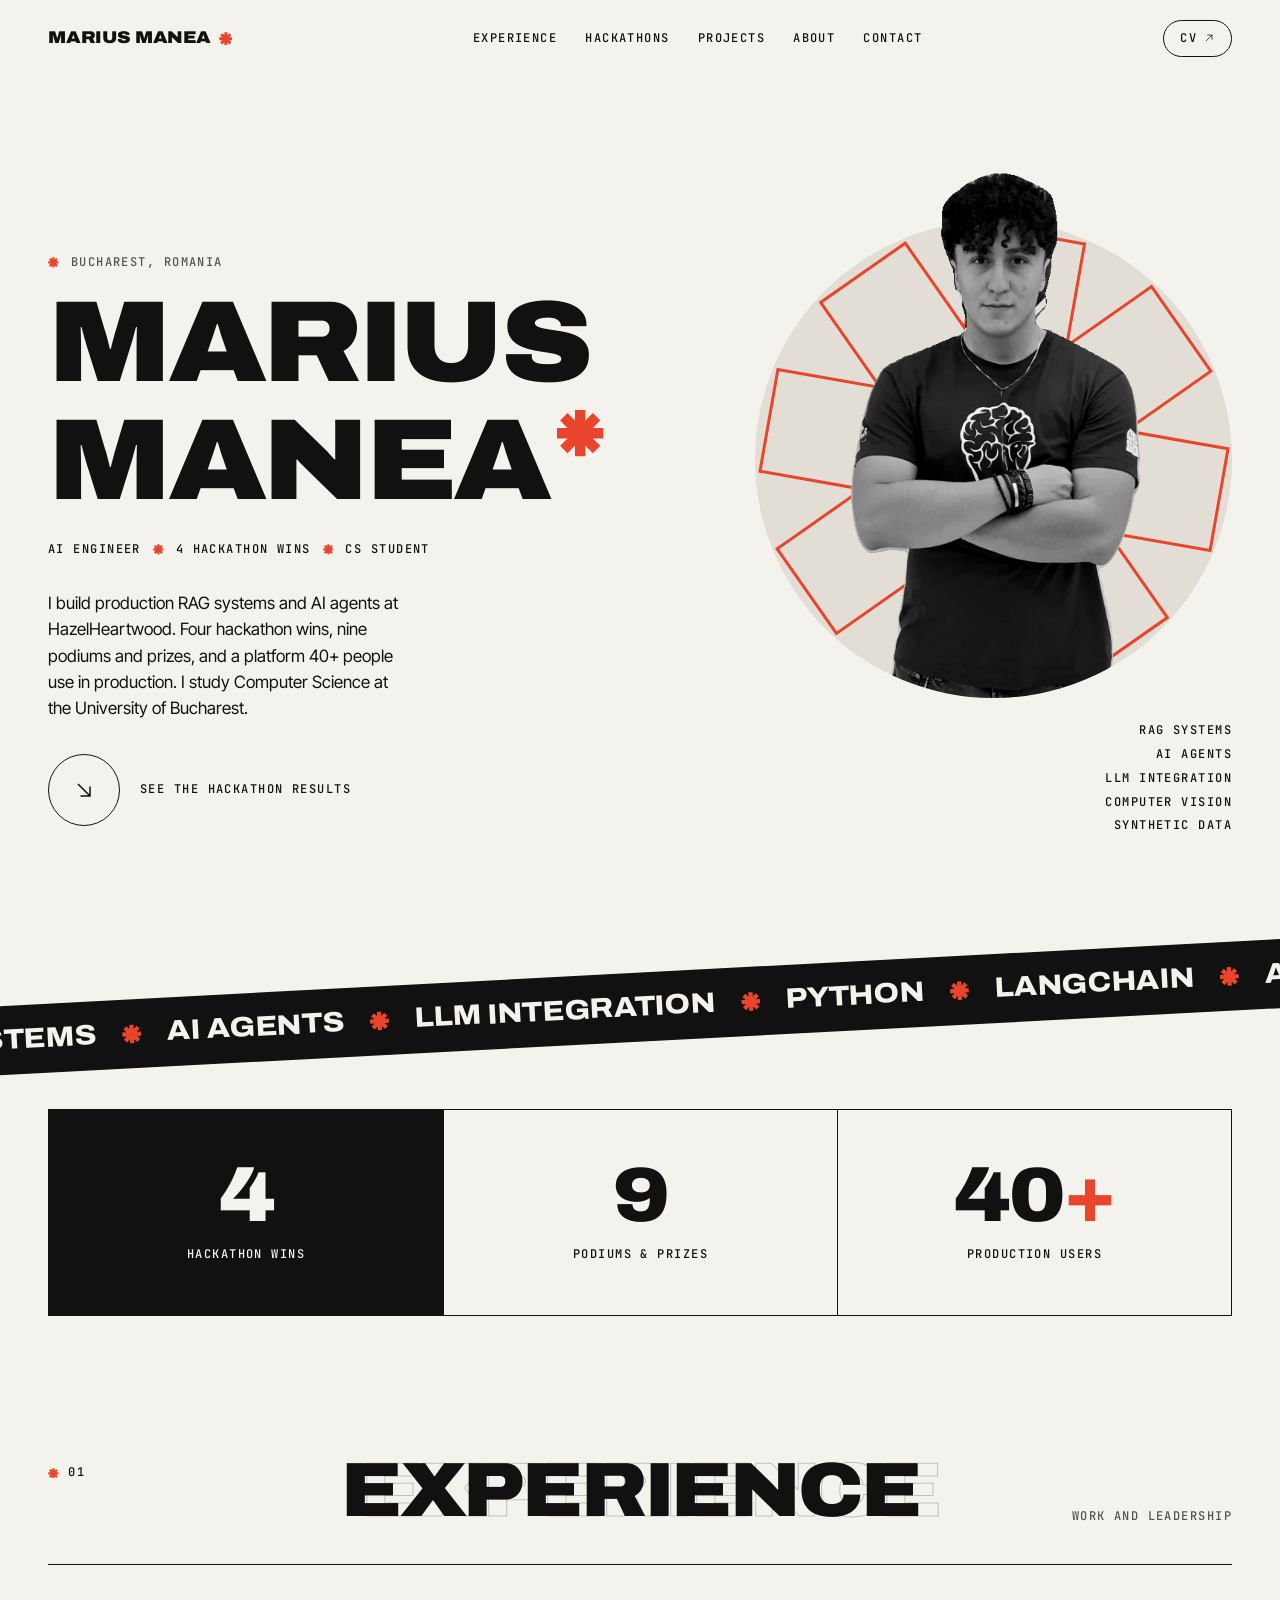
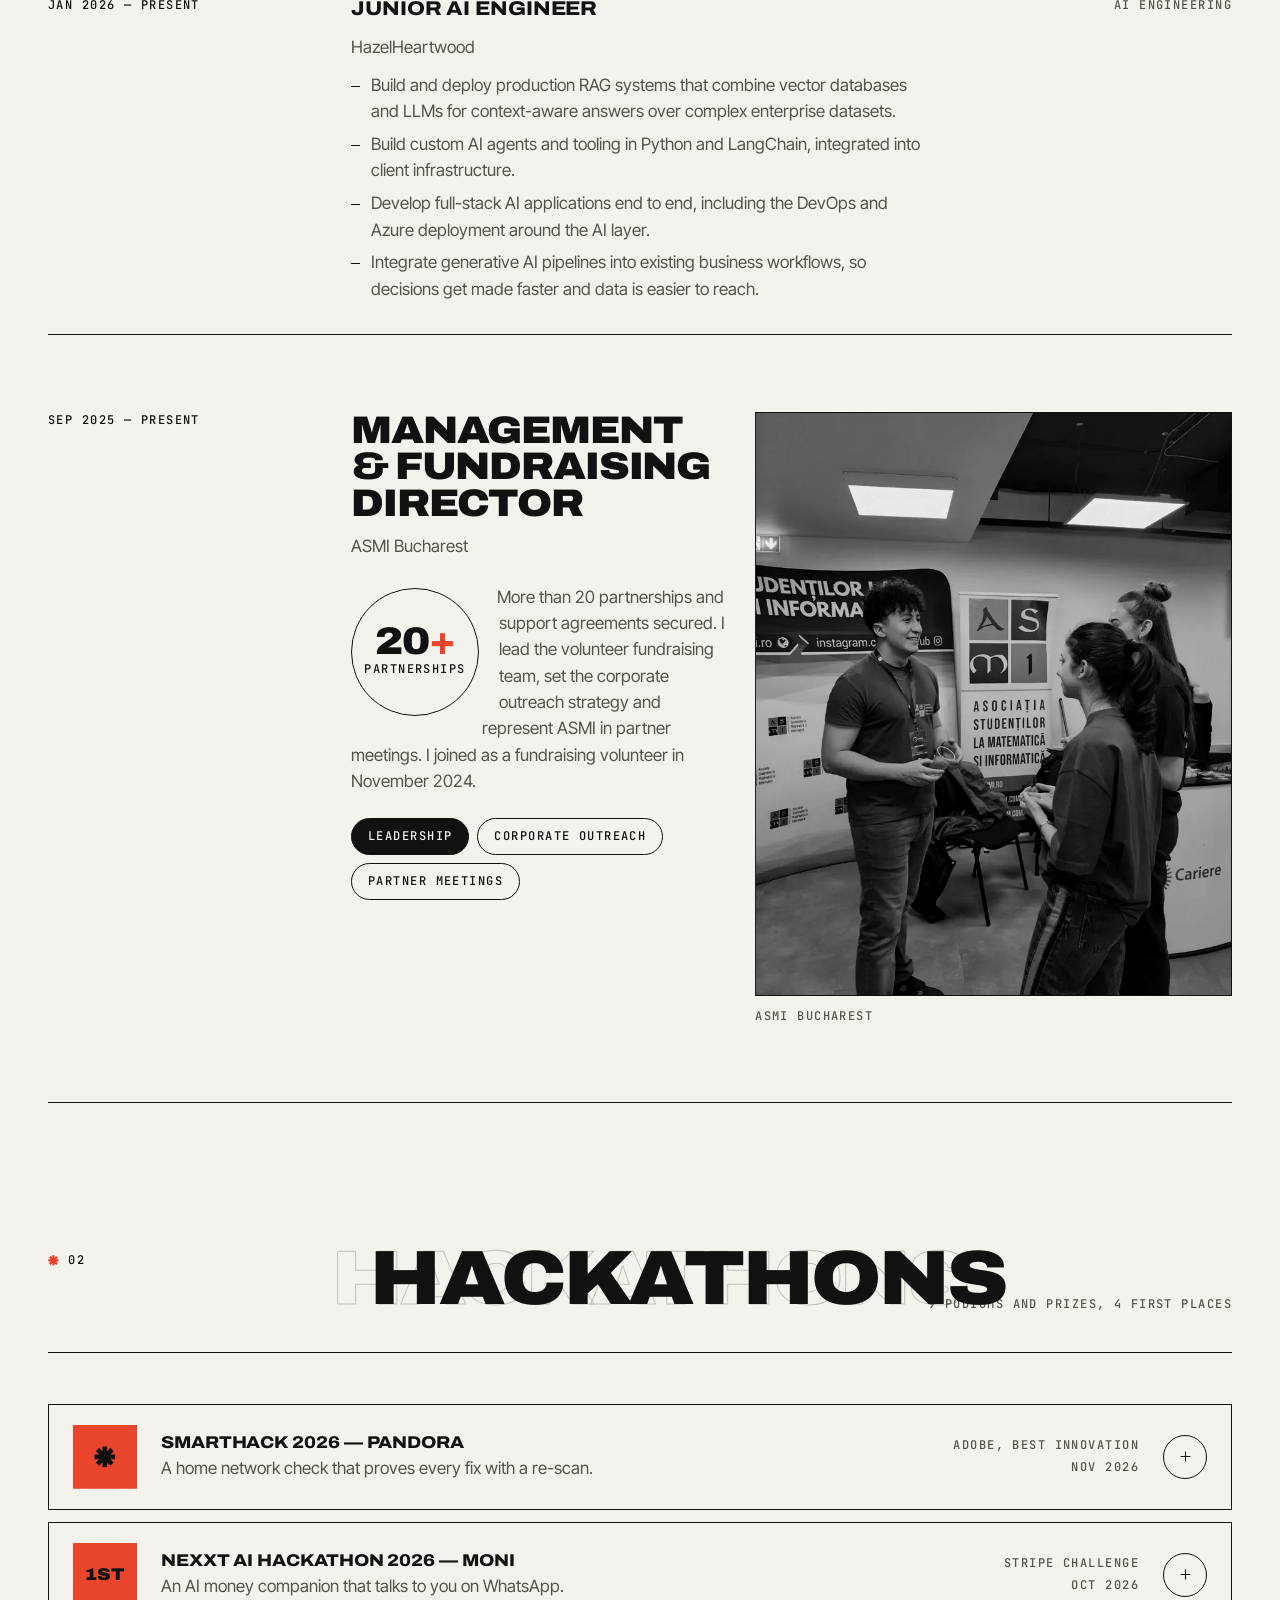
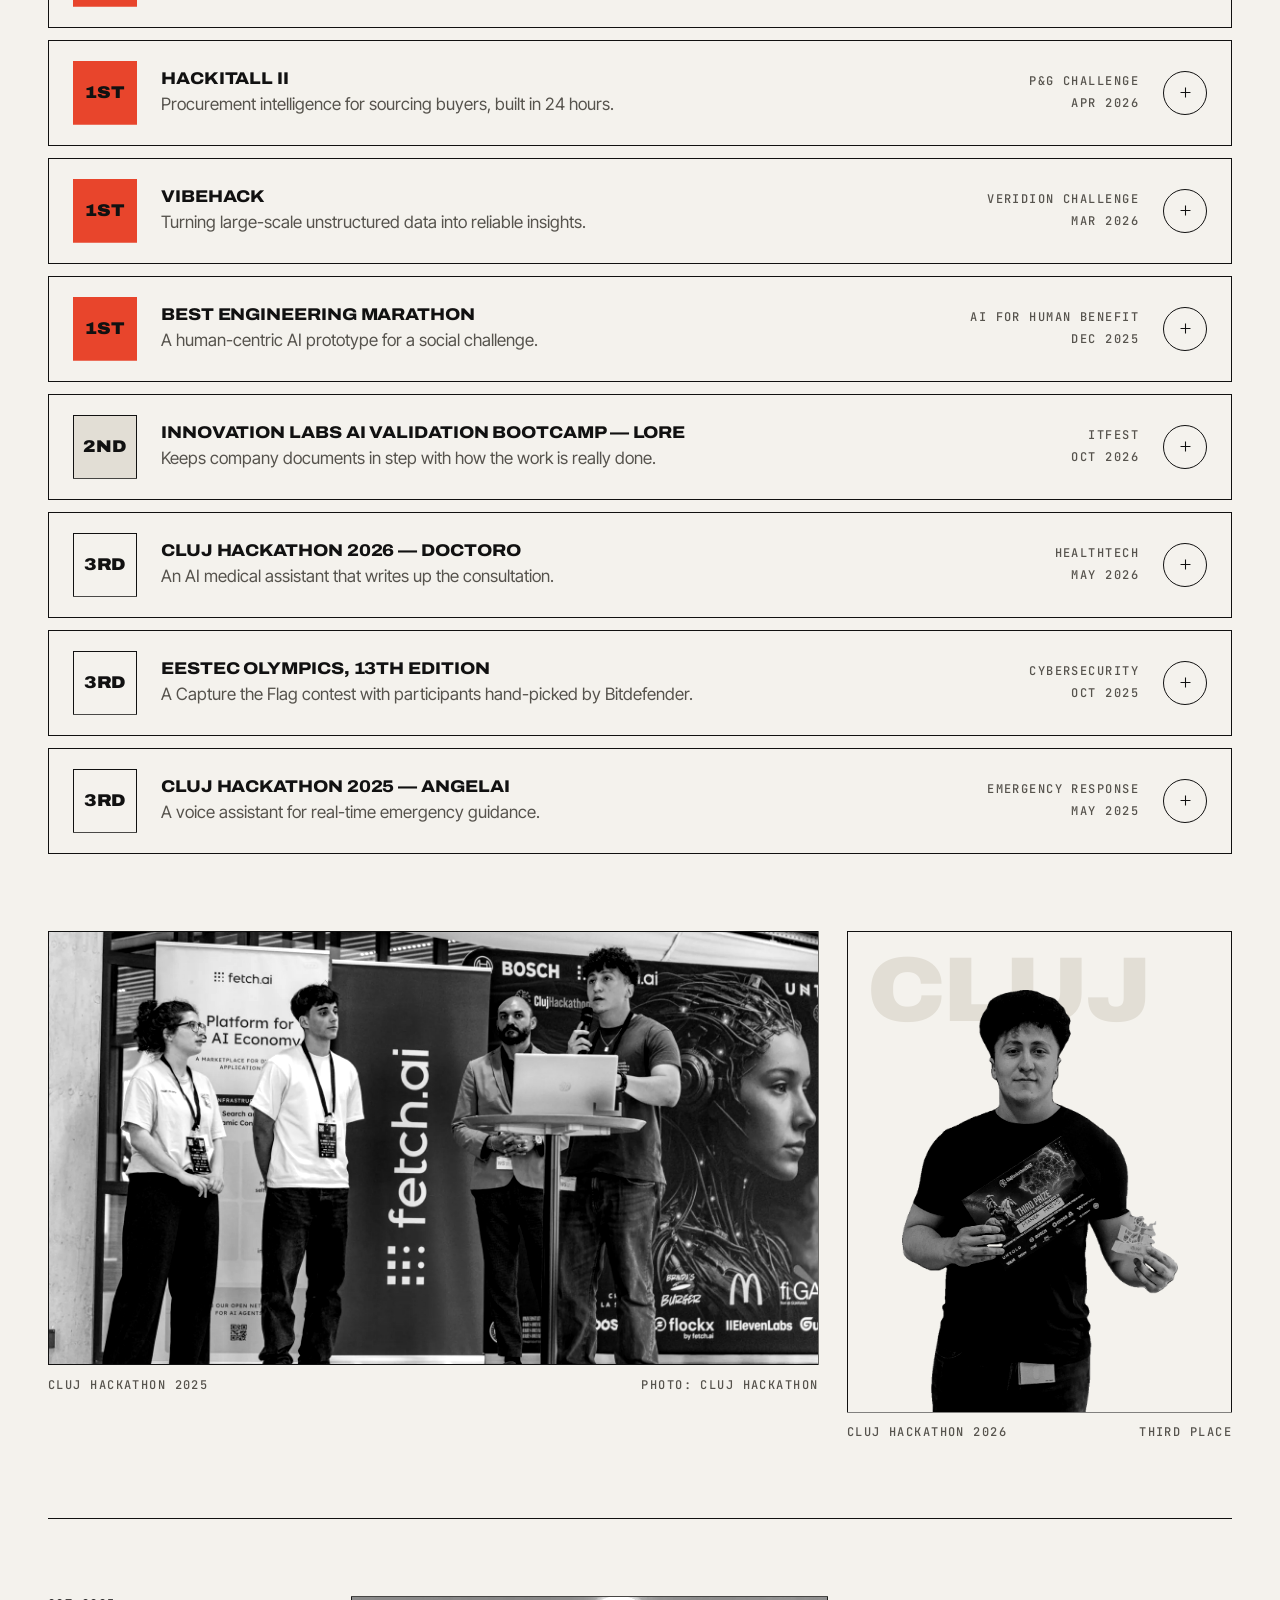
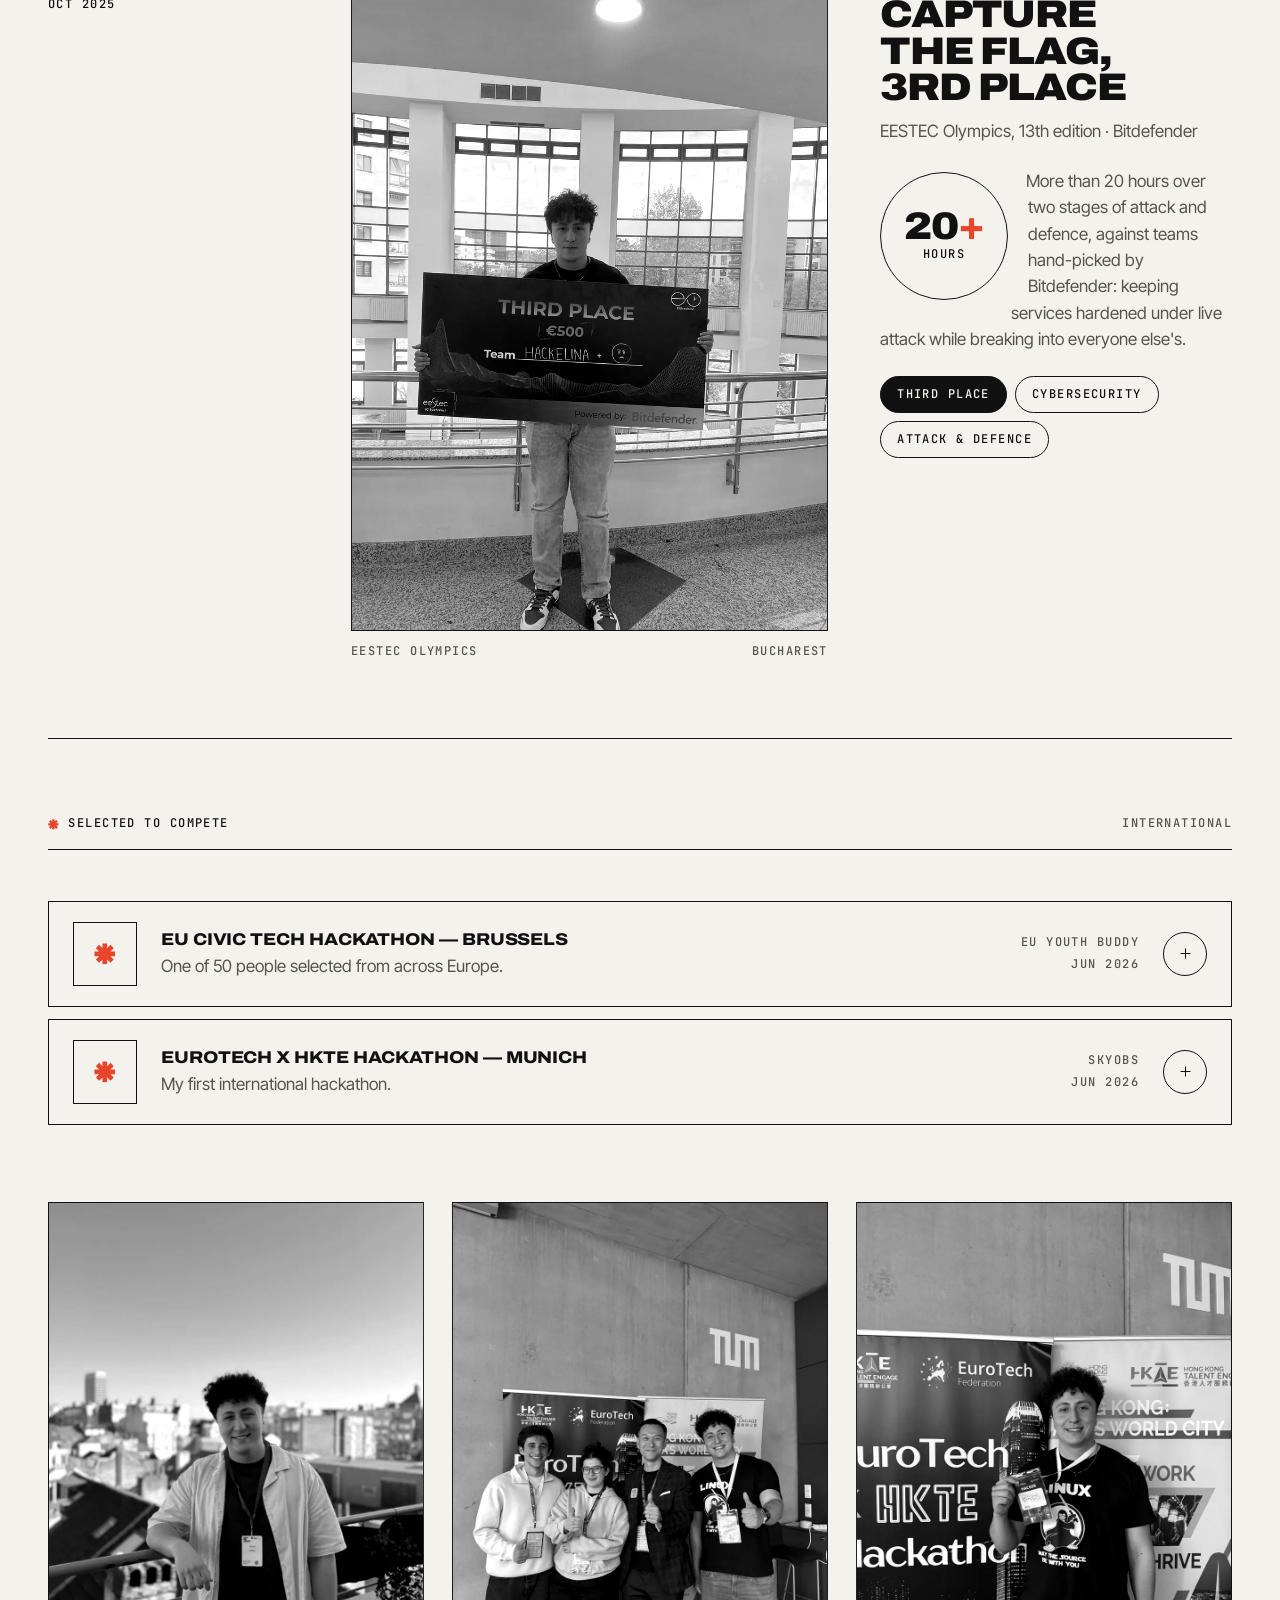
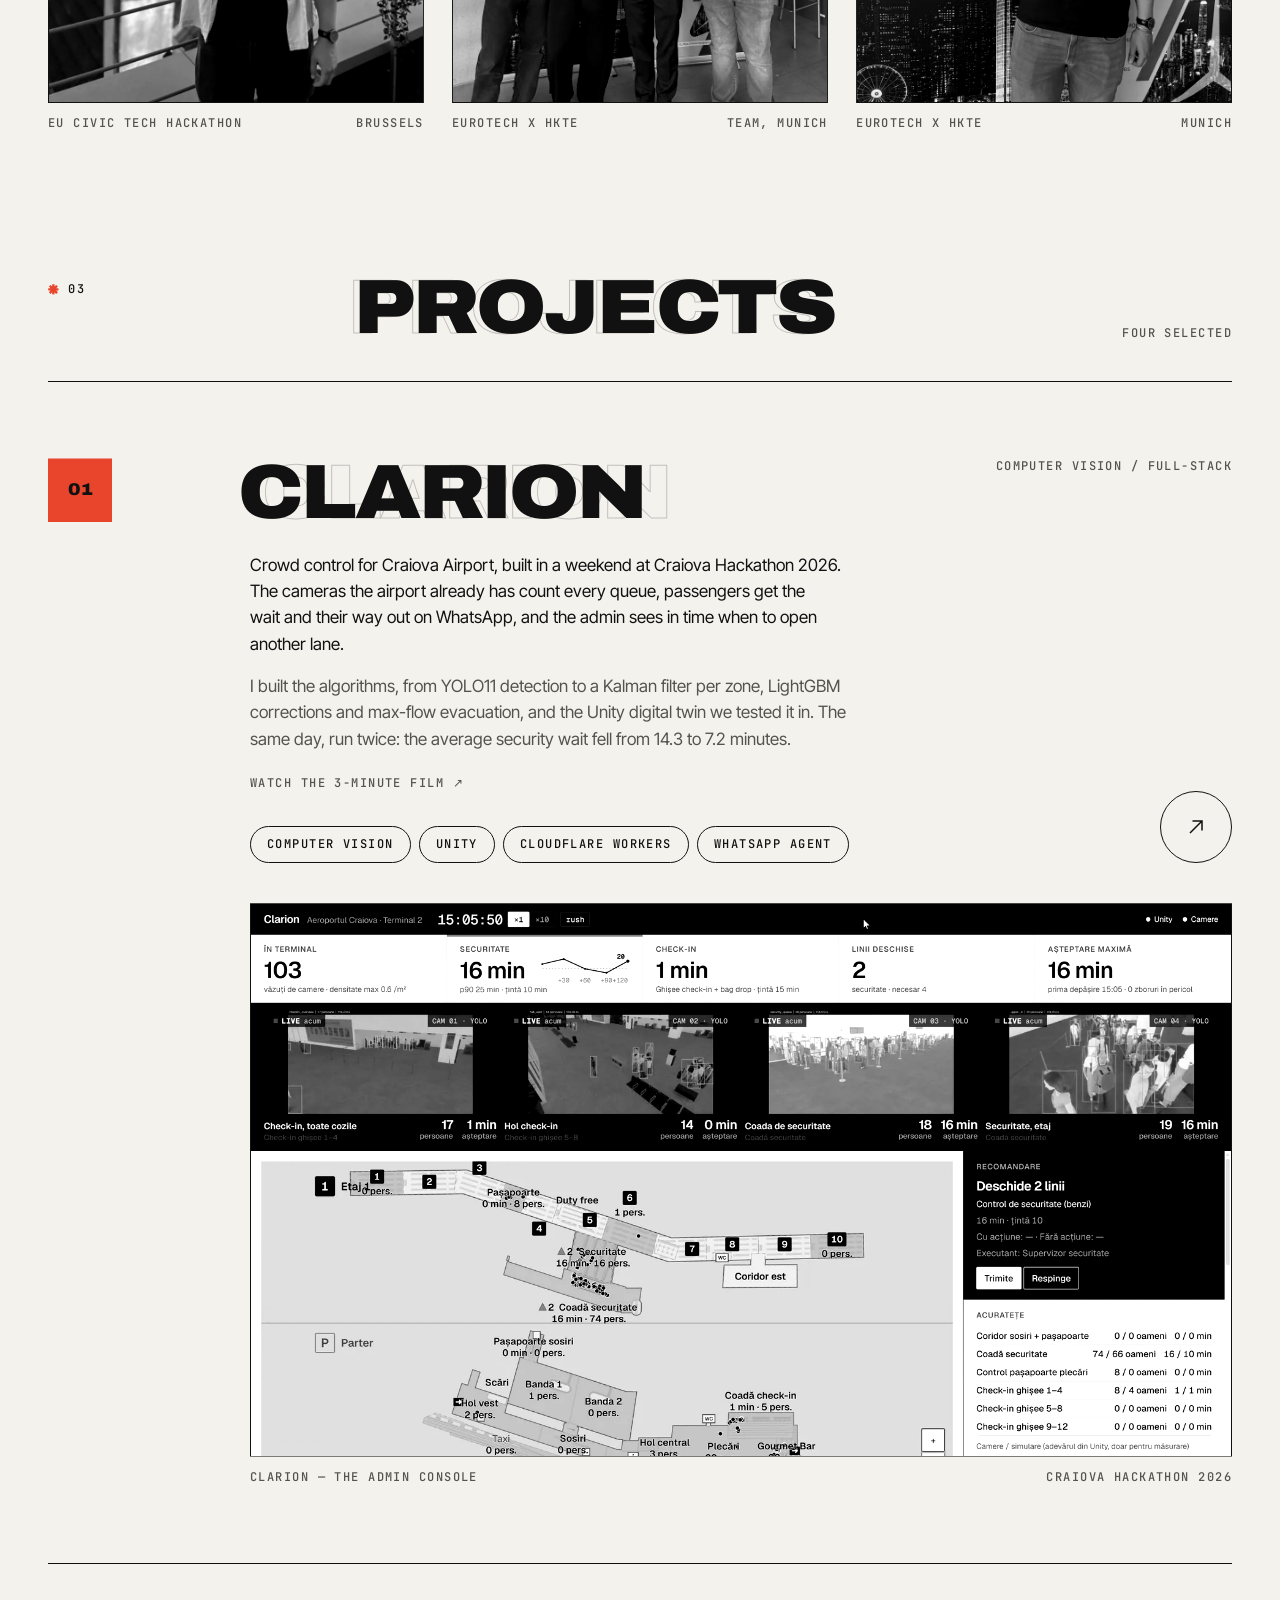
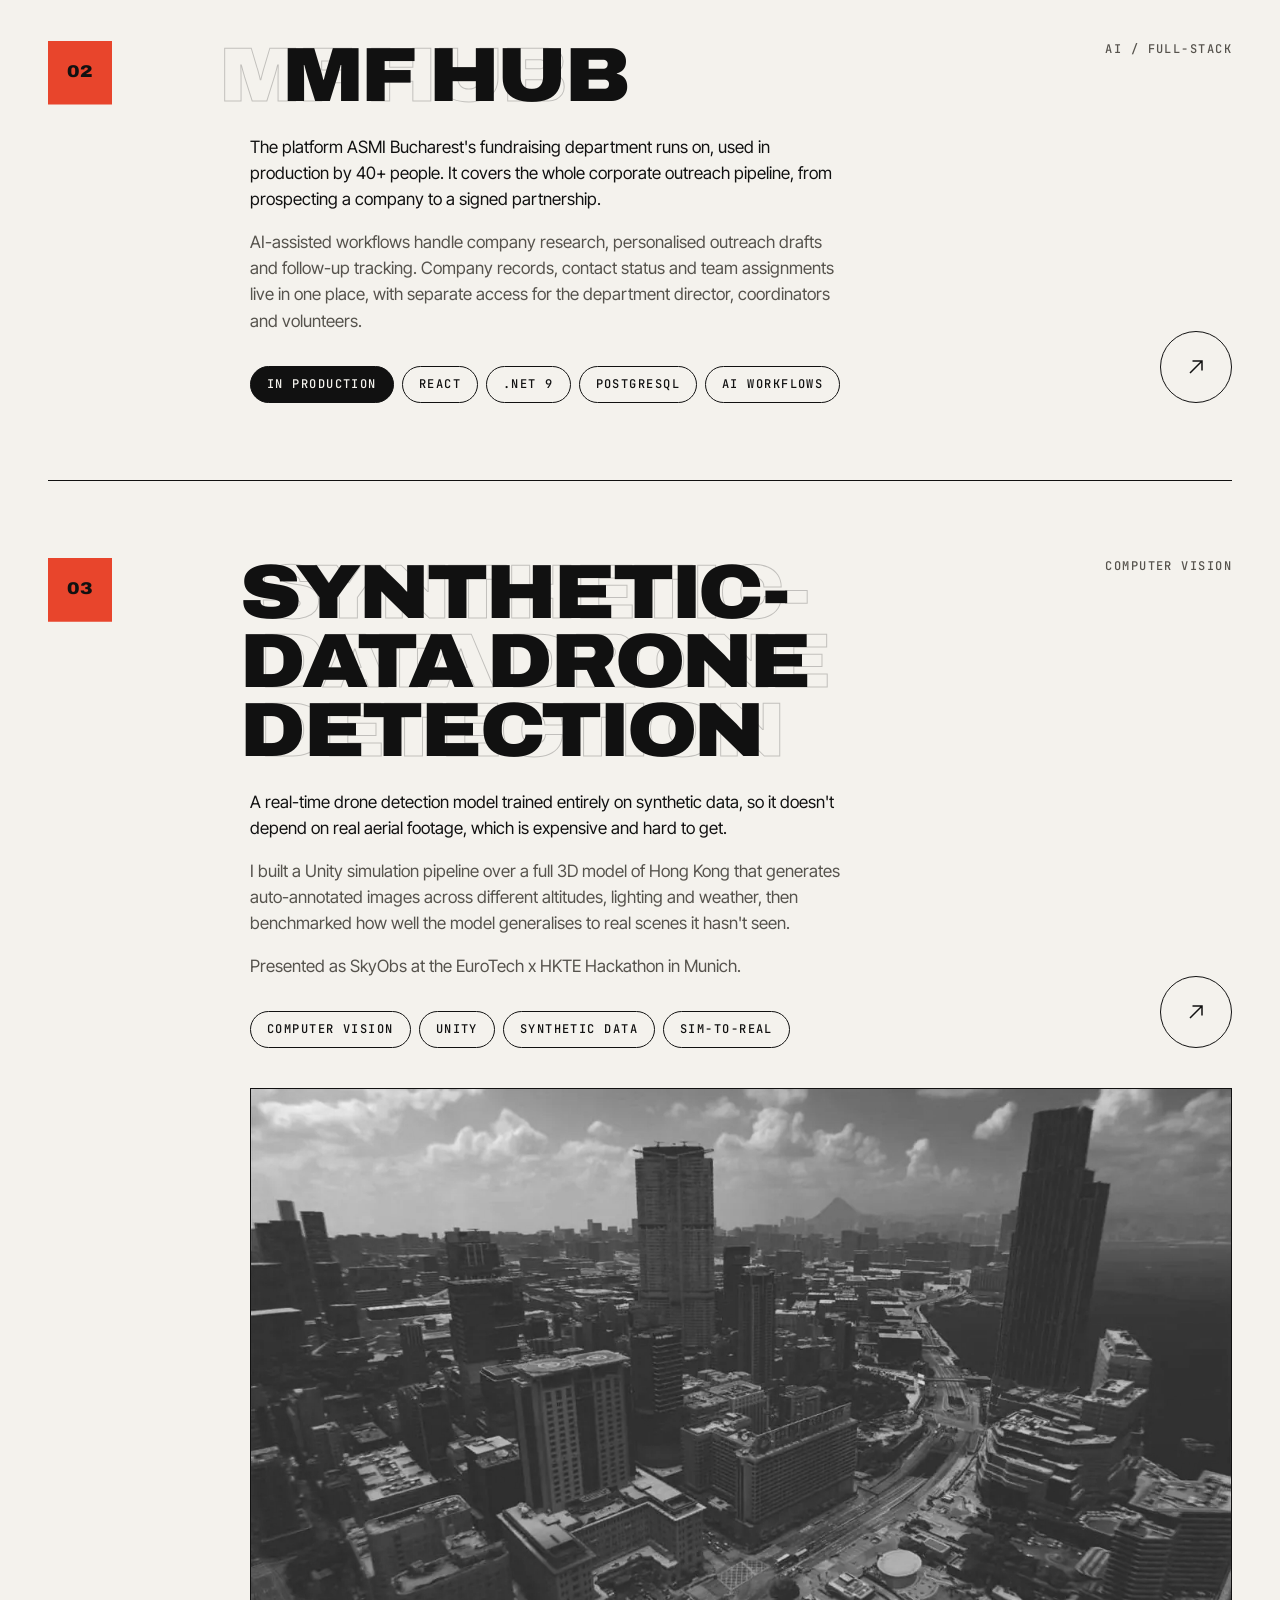
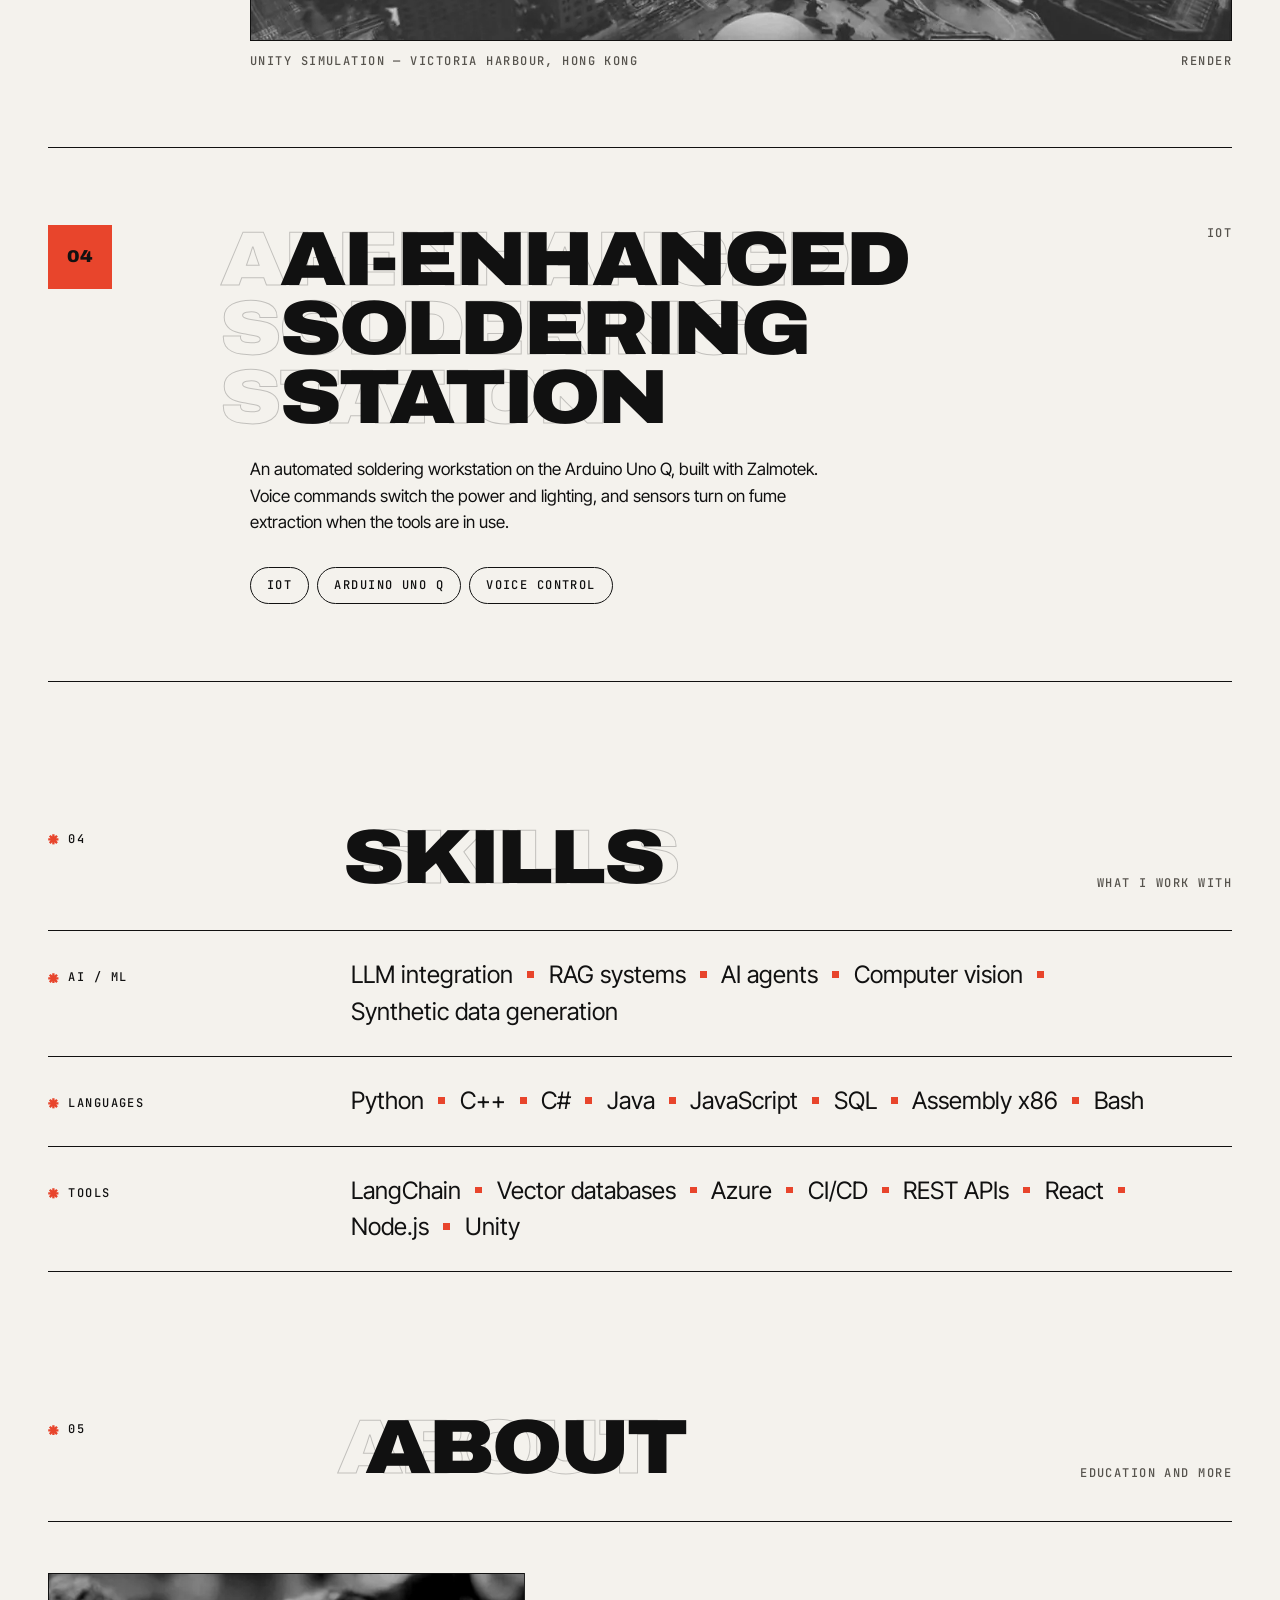
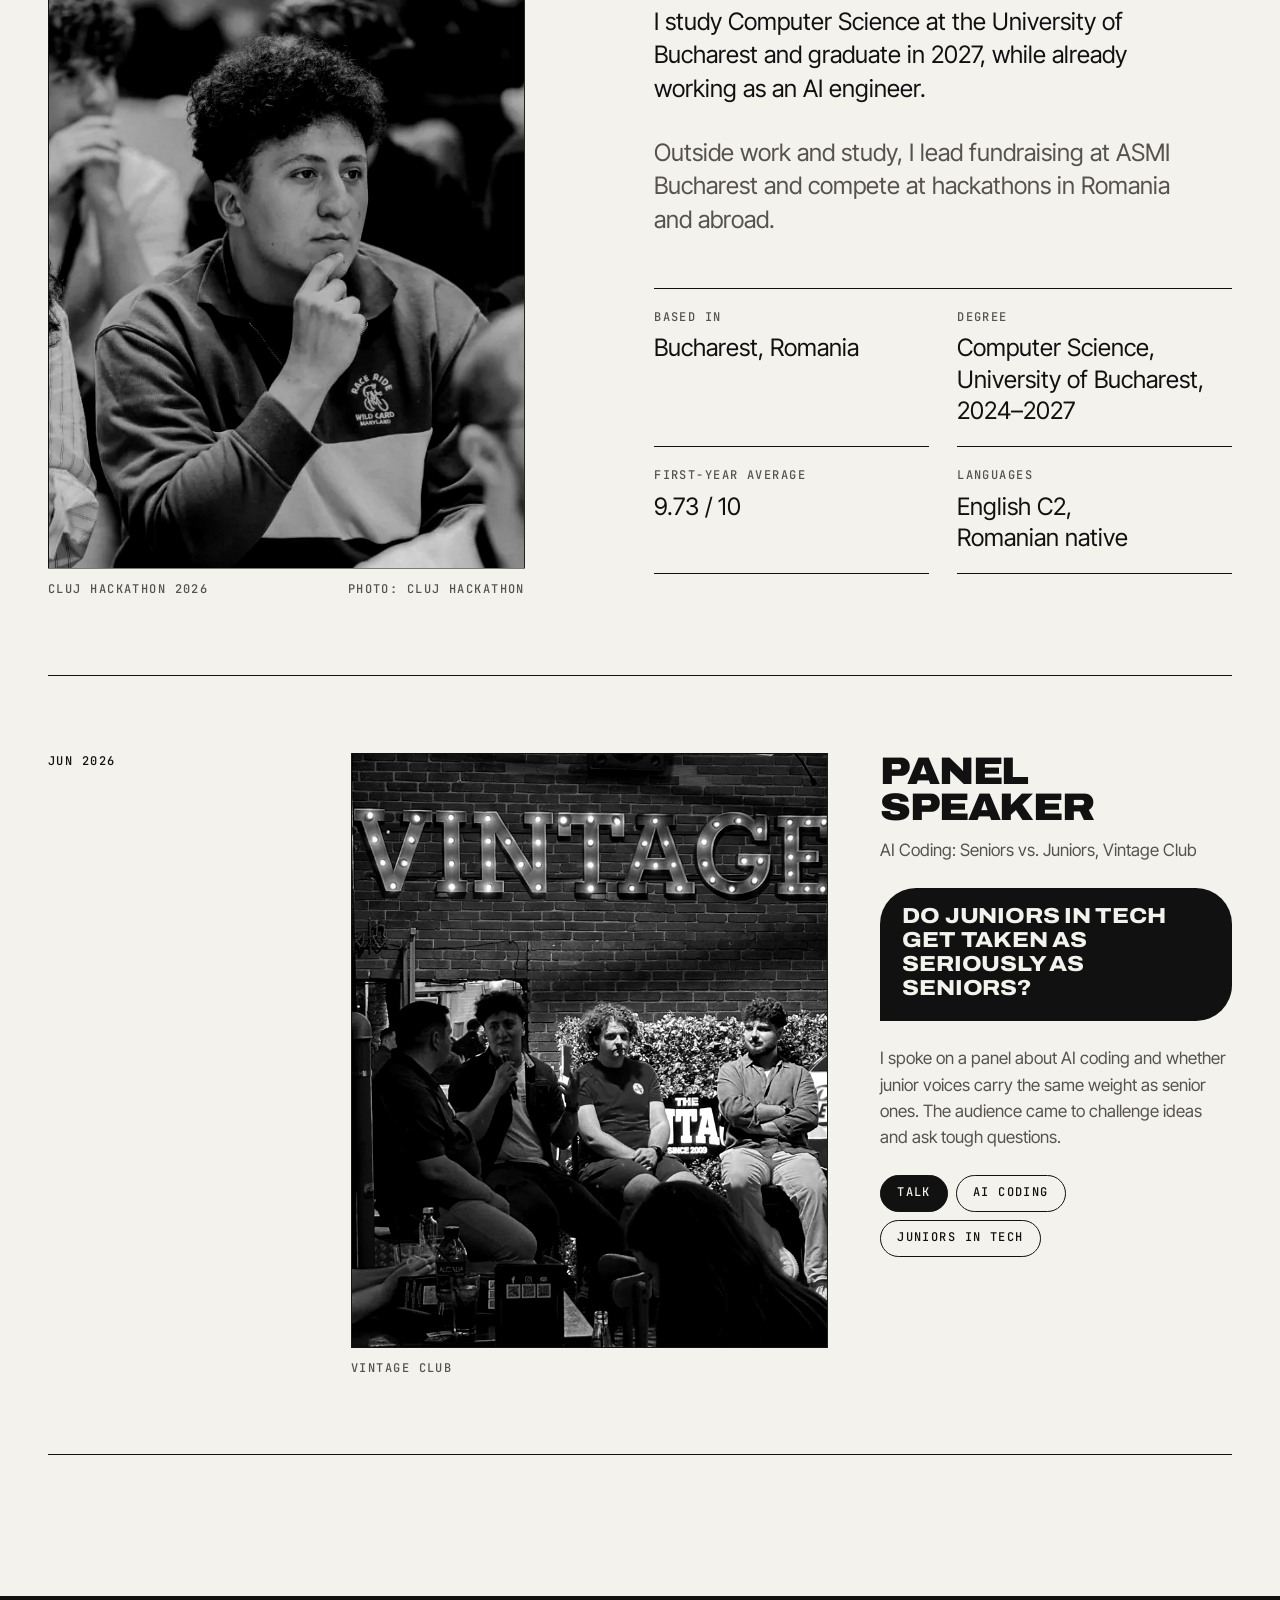
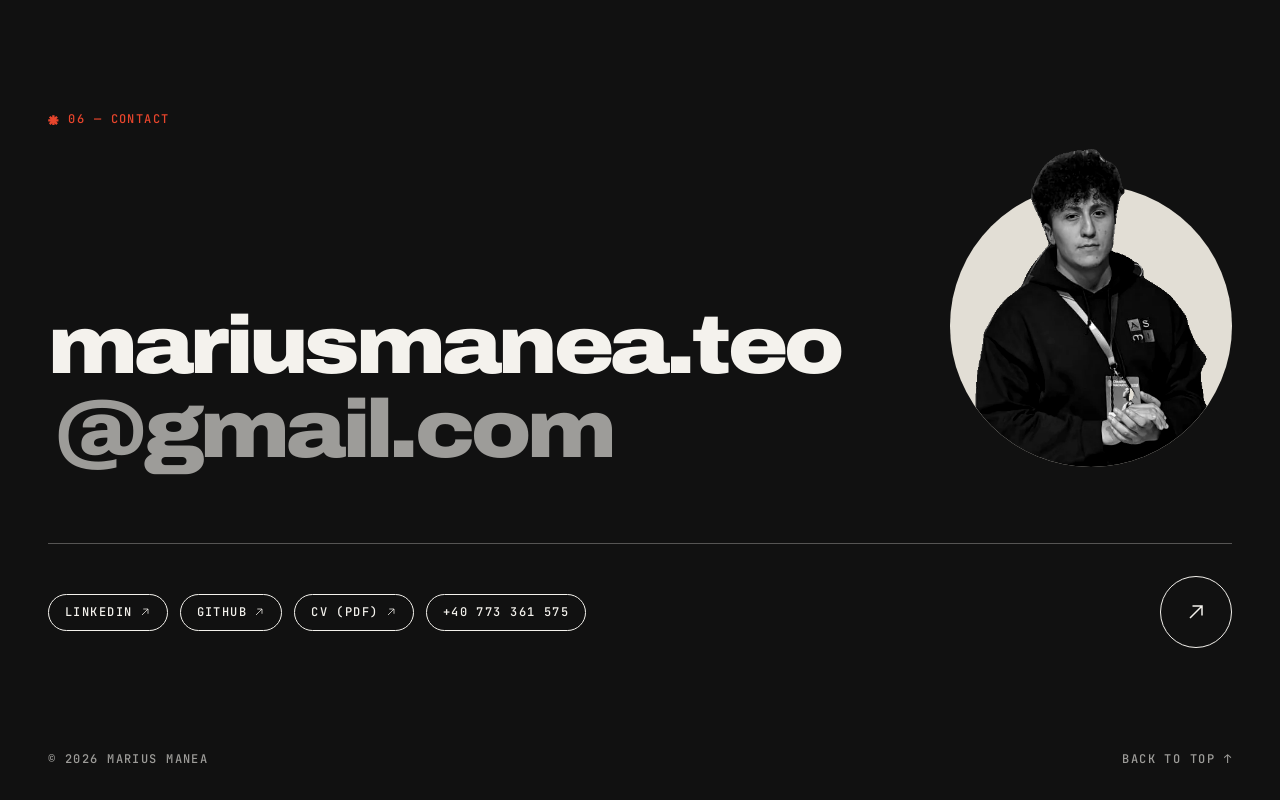
<file: index.html>
<!doctype html>
<html lang="en" class="no-js">
<head>
  <meta charset="utf-8">
  <meta name="viewport" content="width=device-width, initial-scale=1">
  <title>Marius Manea — AI Engineer in Bucharest</title>
  <meta name="description" content="Junior AI Engineer at HazelHeartwood building production RAG systems and AI agents. Four hackathon wins, nine podiums and prizes. Computer Science, University of Bucharest.">
  <meta name="theme-color" content="#f4f2ed">
  <link rel="canonical" href="https://marius0g.github.io/">
  <meta property="og:type" content="website">
  <meta property="og:url" content="https://marius0g.github.io/">
  <meta property="og:title" content="Marius Manea — AI Engineer">
  <meta property="og:description" content="RAG systems, AI agents and hackathon builds. Nine podiums and prizes, four first places.">
  <link rel="icon" href="assets/favicon.svg" type="image/svg+xml">
  <link rel="preload" href="assets/fonts/archivo.woff2" as="font" type="font/woff2" crossorigin>
  <link rel="preload" href="assets/fonts/inter-tight.woff2" as="font" type="font/woff2" crossorigin>
  <link rel="preload" href="assets/fonts/jetbrains-mono.woff2" as="font" type="font/woff2" crossorigin>
  <link rel="stylesheet" href="style.css?v=4">
  <script>document.documentElement.classList.replace('no-js', 'js'); if (!matchMedia('(prefers-reduced-motion: reduce)').matches) document.documentElement.classList.add('motion');</script>
  <script src="script.js?v=2" defer></script>
</head>
<body>
  <a class="skip-link label" href="#main">Skip to content</a>
  <div class="progress" aria-hidden="true"></div>

  <svg width="0" height="0" style="position:absolute" aria-hidden="true" focusable="false">
    <symbol id="i-star" viewBox="-12 -12 24 24">
      <path vector-effect="non-scaling-stroke" d="M11.5 -2.6L11.5 2.6L6.277 2.6L9.97 6.293L6.293 9.97L2.6 6.277L2.6 11.5L-2.6 11.5L-2.6 6.277L-6.293 9.97L-9.97 6.293L-6.277 2.6L-11.5 2.6L-11.5 -2.6L-6.277 -2.6L-9.97 -6.293L-6.293 -9.97L-2.6 -6.277L-2.6 -11.5L2.6 -11.5L2.6 -6.277L6.293 -9.97L9.97 -6.293L6.277 -2.6Z"/>
    </symbol>
    <symbol id="i-arrow-ne" viewBox="0 0 24 24">
      <path d="M6 18 18 6M8.5 6H18v9.5" fill="none" stroke="currentColor" stroke-width="1.5"/>
    </symbol>
    <symbol id="i-arrow-se" viewBox="0 0 24 24">
      <path d="M6 6l12 12M18 8.5V18H8.5" fill="none" stroke="currentColor" stroke-width="1.5"/>
    </symbol>
    <symbol id="i-arrow-up" viewBox="0 0 24 24">
      <path d="M12 20V4M6 10l6-6 6 6" fill="none" stroke="currentColor" stroke-width="1.5"/>
    </symbol>
    <symbol id="i-plus" viewBox="0 0 24 24">
      <path d="M12 5v14M5 12h14" fill="none" stroke="currentColor" stroke-width="1.5"/>
    </symbol>
  </svg>

  <div class="header-bar">
  <header class="site-header wrap">
    <a class="brand" href="#top">
      <span>Marius Manea</span>
      <svg class="star" aria-hidden="true" focusable="false"><use href="#i-star"/></svg>
    </a>
    <nav class="nav" id="site-nav" aria-label="Sections">
      <a class="link label" href="#experience">Experience</a>
      <a class="link label" href="#hackathons">Hackathons</a>
      <a class="link label" href="#projects">Projects</a>
      <a class="link label" href="#about">About</a>
      <a class="link label" href="#contact">Contact</a>
    </nav>
    <div class="header-actions">
      <a class="pill label" href="documents/marius-manea-cv.pdf" target="_blank" rel="noopener">
        CV <svg class="icon" aria-hidden="true" focusable="false"><use href="#i-arrow-ne"/></svg>
      </a>
      <button class="nav-toggle label" type="button" aria-expanded="false" aria-controls="site-nav">Menu</button>
    </div>
  </header>
  </div>

  <main id="main">

    <!-- Hero -->
    <section class="hero wrap" id="top" aria-labelledby="hero-title">
      <div class="hero__text">
        <p class="hero__eyebrow label muted">
          <svg class="star" aria-hidden="true" focusable="false"><use href="#i-star"/></svg>
          Bucharest, Romania
        </p>
        <h1 class="hero__title display" id="hero-title">
          <span class="mask" data-drift-line="-1"><span class="mask__inner">Marius</span></span>
          <span class="mask" data-drift-line="1"><span class="mask__inner">Manea<svg class="star" aria-hidden="true" focusable="false"><use href="#i-star"/></svg></span></span>
        </h1>
        <p class="hero__roles label">
          <span>AI Engineer</span>
          <svg class="star" aria-hidden="true" focusable="false"><use href="#i-star"/></svg>
          <span>4 hackathon wins</span>
          <svg class="star" aria-hidden="true" focusable="false"><use href="#i-star"/></svg>
          <span>CS Student</span>
        </p>
        <p class="hero__lede">I build production RAG systems and AI agents at HazelHeartwood. Four hackathon wins, nine podiums and prizes, and a platform 40+ people use in production. I study Computer Science at the University of Bucharest.</p>
        <div class="hero__actions">
          <a class="btn-circle" href="#experience" aria-label="Scroll to Experience">
            <svg class="icon" aria-hidden="true" focusable="false"><use href="#i-arrow-se"/></svg>
          </a>
          <a class="link label" href="#hackathons">See the hackathon results</a>
        </div>
      </div>

      <div class="hero__media">
        <figure class="portrait" style="--portrait-width: 78%">
          <div class="portrait__disc"></div>
          <svg class="portrait__star" aria-hidden="true" focusable="false"><use href="#i-star"/></svg>
          <div class="portrait__clip">
            <picture>
              <source srcset="assets/img/portrait-marius.webp" type="image/webp">
              <img src="assets/img/portrait-marius.png" width="500" height="750" alt="Marius Manea standing with his arms crossed, wearing a dark T-shirt" fetchpriority="high">
            </picture>
          </div>
        </figure>
        <ul class="hero__focus label" aria-label="Focus areas">
          <li>RAG systems</li>
          <li>AI agents</li>
          <li>LLM integration</li>
          <li>Computer vision</li>
          <li>Synthetic data</li>
        </ul>
      </div>
    </section>

    <!-- Marquee (decorative; the same terms are listed under Skills) -->
    <div class="marquee" aria-hidden="true">
      <div class="marquee__band">
        <div class="marquee__track">
          <ul class="marquee__list">
            <li>RAG systems <svg class="star"><use href="#i-star"/></svg></li>
            <li>AI agents <svg class="star"><use href="#i-star"/></svg></li>
            <li>LLM integration <svg class="star"><use href="#i-star"/></svg></li>
            <li>Python <svg class="star"><use href="#i-star"/></svg></li>
            <li>LangChain <svg class="star"><use href="#i-star"/></svg></li>
            <li>Azure <svg class="star"><use href="#i-star"/></svg></li>
            <li>Computer vision <svg class="star"><use href="#i-star"/></svg></li>
            <li>Synthetic data <svg class="star"><use href="#i-star"/></svg></li>
            <li>Unity <svg class="star"><use href="#i-star"/></svg></li>
            <li>React <svg class="star"><use href="#i-star"/></svg></li>
            <li>Node.js <svg class="star"><use href="#i-star"/></svg></li>
            <li>C++ <svg class="star"><use href="#i-star"/></svg></li>
          </ul>
          <ul class="marquee__list">
            <li>RAG systems <svg class="star"><use href="#i-star"/></svg></li>
            <li>AI agents <svg class="star"><use href="#i-star"/></svg></li>
            <li>LLM integration <svg class="star"><use href="#i-star"/></svg></li>
            <li>Python <svg class="star"><use href="#i-star"/></svg></li>
            <li>LangChain <svg class="star"><use href="#i-star"/></svg></li>
            <li>Azure <svg class="star"><use href="#i-star"/></svg></li>
            <li>Computer vision <svg class="star"><use href="#i-star"/></svg></li>
            <li>Synthetic data <svg class="star"><use href="#i-star"/></svg></li>
            <li>Unity <svg class="star"><use href="#i-star"/></svg></li>
            <li>React <svg class="star"><use href="#i-star"/></svg></li>
            <li>Node.js <svg class="star"><use href="#i-star"/></svg></li>
            <li>C++ <svg class="star"><use href="#i-star"/></svg></li>
          </ul>
        </div>
      </div>
    </div>

    <!-- Numbers -->
    <div class="stats-wrap wrap">
      <ul class="stats" aria-label="In numbers" data-reveal="stats">
        <li class="stat stat--ink"><span class="stat__num display">4</span><span class="label">Hackathon wins</span></li>
        <li class="stat"><span class="stat__num display">9</span><span class="label">Podiums &amp; prizes</span></li>
        <li class="stat"><span class="stat__num display">40<span>+</span></span><span class="label">Production users</span></li>
      </ul>
    </div>

    <!-- Experience -->
    <section class="section wrap" id="experience" aria-labelledby="experience-title">
      <header class="section__head" data-reveal="head">
        <p class="section__index label"><svg class="star" aria-hidden="true" focusable="false"><use href="#i-star"/></svg> 01</p>
        <h2 class="section__title display" id="experience-title" data-drift data-ghost="Experience"><span class="mask"><span class="mask__inner">Experience</span></span></h2>
        <p class="section__aside label">Work and leadership</p>
      </header>

      <article class="row" data-reveal>
        <p class="row__when label">Jan 2026 — Present</p>
        <div class="row__main">
          <h3 class="row__title">Junior AI Engineer</h3>
          <p class="row__org">HazelHeartwood</p>
          <ul>
            <li>Build and deploy production RAG systems that combine vector databases and LLMs for context-aware answers over complex enterprise datasets.</li>
            <li>Build custom AI agents and tooling in Python and LangChain, integrated into client infrastructure.</li>
            <li>Develop full-stack AI applications end to end, including the DevOps and Azure deployment around the AI layer.</li>
            <li>Integrate generative AI pipelines into existing business workflows, so decisions get made faster and data is easier to reach.</li>
          </ul>
        </div>
        <div class="row__side"><p class="label muted">AI engineering</p></div>
      </article>

      <article class="row row--feature" data-reveal>
        <p class="row__when label">Sep 2025 — Present</p>
        <div class="feature__text">
          <h3 class="feature__title display">Management &amp; Fundraising Director</h3>
          <p class="row__org">ASMI Bucharest</p>
          <div class="feature__body">
            <div class="stat-disc" aria-hidden="true">
              <span class="stat-disc__num display">20<span>+</span></span>
              <span class="label">Partnerships</span>
            </div>
            <p>More than 20 partnerships and support agreements secured. I lead the volunteer fundraising team, set the corporate outreach strategy and represent ASMI in partner meetings. I joined as a fundraising volunteer in November 2024.</p>
          </div>
          <ul class="tags label" aria-label="Focus">
            <li class="tag tag--solid">Leadership</li>
            <li class="tag">Corporate outreach</li>
            <li class="tag">Partner meetings</li>
          </ul>
        </div>
        <figure class="feature__photo photo" data-reveal="media">
          <div class="feature__media">
            <div class="photo__frame">
              <picture>
                <source srcset="assets/img/asmi-bucharest-stand.webp" type="image/webp">
                <img src="assets/img/asmi-bucharest-stand.jpg" width="760" height="932" loading="lazy" alt="Marius talking with students at the ASMI Bucharest stand">
              </picture>
            </div>
          </div>
          <figcaption class="label"><span>ASMI Bucharest</span></figcaption>
        </figure>
      </article>
    </section>

    <!-- Hackathons -->
    <section class="section wrap" id="hackathons" aria-labelledby="hackathons-title">
      <header class="section__head" data-reveal="head">
        <p class="section__index label"><svg class="star" aria-hidden="true" focusable="false"><use href="#i-star"/></svg> 02</p>
        <h2 class="section__title display" id="hackathons-title" data-drift data-ghost="Hackathons"><span class="mask"><span class="mask__inner">Hackathons</span></span></h2>
        <p class="section__aside label">9 podiums and prizes, 4 first places</p>
      </header>

      <div class="awards">
        <details class="award" data-reveal>
          <summary class="award__summary">
            <span class="place place--prize" aria-label="Special prize"><svg class="star" aria-hidden="true"><use href="#i-star"/></svg></span>
            <span class="award__text">
              <span class="award__title">SmartHack 2026 — Pandora</span>
              <span class="award__line">A home network check that proves every fix with a re-scan.</span>
            </span>
            <span class="award__meta label"><span>Adobe, Best Innovation</span><span>Nov 2026</span></span>
            <span class="toggle" aria-hidden="true"><svg class="icon"><use href="#i-plus"/></svg></span>
          </summary>
          <div class="award__body">
            <p>Adobe's Best Innovation Prize, won in a team of five at a hackathon sponsored by Jane Street, PPC, R Systems, ING Hubs, Siemens, SIE and Adobe. Pandora finds the open ports on a home network, explains each risk in plain language and proves every fix by scanning again. It shipped in a 3D-printed ESP32 box, my first hardware project.</p>
          </div>
        </details>

        <details class="award" data-reveal>
          <summary class="award__summary">
            <span class="place" aria-label="First place">1st</span>
            <span class="award__text">
              <span class="award__title">NEXXT AI Hackathon 2026 — Moni</span>
              <span class="award__line">An AI money companion that talks to you on WhatsApp.</span>
            </span>
            <span class="award__meta label"><span>Stripe challenge</span><span>Oct 2026</span></span>
            <span class="toggle" aria-hidden="true"><svg class="icon"><use href="#i-plus"/></svg></span>
          </summary>
          <div class="award__body">
            <p>The only first prize in Stripe's challenge, at a hackathon of more than 60 teams, in a team of five. Moni reads real bank accounts and helps you reach a savings goal over WhatsApp. I built its browser extension, which shows at checkout on eMAG, Fashion Days, Temu and other stores what a purchase means for your goal, and the WhatsApp webhook.</p>
            <a class="link label" href="https://joinmoni.tech" target="_blank" rel="noopener">joinmoni.tech ↗</a>
          </div>
        </details>

        <details class="award" data-reveal>
          <summary class="award__summary">
            <span class="place" aria-label="First place">1st</span>
            <span class="award__text">
              <span class="award__title">Hackitall II</span>
              <span class="award__line">Procurement intelligence for sourcing buyers, built in 24 hours.</span>
            </span>
            <span class="award__meta label"><span>P&amp;G challenge</span><span>Apr 2026</span></span>
            <span class="toggle" aria-hidden="true"><svg class="icon"><use href="#i-plus"/></svg></span>
          </summary>
          <div class="award__body">
            <p>An AI system that pulls supplier data and risk signals out of unstructured public datasets. Every insight links back to the evidence behind it, so a buyer can check it before acting. Designed, prototyped and pitched in 24 hours.</p>
          </div>
        </details>

        <details class="award" data-reveal>
          <summary class="award__summary">
            <span class="place" aria-label="First place">1st</span>
            <span class="award__text">
              <span class="award__title">VibeHack</span>
              <span class="award__line">Turning large-scale unstructured data into reliable insights.</span>
            </span>
            <span class="award__meta label"><span>Veridion challenge</span><span>Mar 2026</span></span>
            <span class="toggle" aria-hidden="true"><svg class="icon"><use href="#i-plus"/></svg></span>
          </summary>
          <div class="award__body">
            <p>A data intelligence challenge set by Veridion, won with a production-ready prototype that turns unstructured data into reliable insights, built with algorithmic efficiency as the main constraint.</p>
          </div>
        </details>

        <details class="award" data-reveal>
          <summary class="award__summary">
            <span class="place" aria-label="First place">1st</span>
            <span class="award__text">
              <span class="award__title">Best Engineering Marathon</span>
              <span class="award__line">A human-centric AI prototype for a social challenge.</span>
            </span>
            <span class="award__meta label"><span>AI for Human Benefit</span><span>Dec 2025</span></span>
            <span class="toggle" aria-hidden="true"><svg class="icon"><use href="#i-plus"/></svg></span>
          </summary>
          <div class="award__body">
            <p>Designed and prototyped an AI solution to a social challenge, combining rapid prototyping with user-centred design under competition constraints.</p>
          </div>
        </details>

        <details class="award" data-reveal>
          <summary class="award__summary">
            <span class="place place--second" aria-label="Second place">2nd</span>
            <span class="award__text">
              <span class="award__title">Innovation Labs AI Validation Bootcamp — Lore</span>
              <span class="award__line">Keeps company documents in step with how the work is really done.</span>
            </span>
            <span class="award__meta label"><span>ITFest</span><span>Oct 2026</span></span>
            <span class="toggle" aria-hidden="true"><svg class="icon"><use href="#i-plus"/></svg></span>
          </summary>
          <div class="award__body">
            <p>Lore watches Teams and Slack, notices when daily practice drifts away from the company's documents and proposes the edit to the document's owner, with the evidence next to it. We backtested it on a public company handbook's real history: 24 of the 25 pages it flagged were later corrected by the company itself, after a median of 263 days. Second place, in a team of two, earned us a spot at the Innovation Labs hackathon.</p>
            <a class="link label" href="https://youtu.be/kgQbkq8chVM" target="_blank" rel="noopener">Watch the 90-second demo ↗</a>
          </div>
        </details>

        <details class="award" data-reveal>
          <summary class="award__summary">
            <span class="place place--third" aria-label="Third place">3rd</span>
            <span class="award__text">
              <span class="award__title">Cluj Hackathon 2026 — DoctoRO</span>
              <span class="award__line">An AI medical assistant that writes up the consultation.</span>
            </span>
            <span class="award__meta label"><span>HealthTech</span><span>May 2026</span></span>
            <span class="toggle" aria-hidden="true"><svg class="icon"><use href="#i-plus"/></svg></span>
          </summary>
          <div class="award__body">
            <p>DoctoRO transcribes a live consultation and generates the structured fisa consultatiei, cutting the time a doctor spends on paperwork for each patient. QR-based record ownership gives patients portable access to their full medical history. It was my second podium in a row at Cluj Hackathon.</p>
          </div>
        </details>

        <details class="award" data-reveal>
          <summary class="award__summary">
            <span class="place place--third" aria-label="Third place">3rd</span>
            <span class="award__text">
              <span class="award__title">EESTEC Olympics, 13th edition</span>
              <span class="award__line">A Capture the Flag contest with participants hand-picked by Bitdefender.</span>
            </span>
            <span class="award__meta label"><span>Cybersecurity</span><span>Oct 2025</span></span>
            <span class="toggle" aria-hidden="true"><svg class="icon"><use href="#i-plus"/></svg></span>
          </summary>
          <div class="award__body">
            <p>I exploited and patched real vulnerabilities in networked systems, keeping protection modules hardened while they were under attack and breaking into competitors' services, over two stages and more than 20 hours.</p>
          </div>
        </details>

        <details class="award" data-reveal>
          <summary class="award__summary">
            <span class="place place--third" aria-label="Third place">3rd</span>
            <span class="award__text">
              <span class="award__title">Cluj Hackathon 2025 — AngelAI</span>
              <span class="award__line">A voice assistant for real-time emergency guidance.</span>
            </span>
            <span class="award__meta label"><span>Emergency response</span><span>May 2025</span></span>
            <span class="toggle" aria-hidden="true"><svg class="icon"><use href="#i-plus"/></svg></span>
          </summary>
          <div class="award__body">
            <p>AngelAI talks people through an emergency, hands-free, using ElevenLabs voice interaction. It runs on the web and Android, built with React, Node and the Google Maps API, and knows the emergency numbers for more than 30 countries.</p>
          </div>
        </details>
      </div>

      <div class="media-pair">
        <figure class="photo" data-reveal="media">
          <div class="photo__frame">
            <picture>
              <source srcset="assets/img/clujhackathon-2025-pitch.webp" type="image/webp">
              <img src="assets/img/clujhackathon-2025-pitch.jpg" width="1600" height="900" loading="lazy" alt="Marius presenting at a podium with a laptop at Cluj Hackathon 2025">
            </picture>
          </div>
          <figcaption class="label"><span>Cluj Hackathon 2025</span><span>Photo: Cluj Hackathon</span></figcaption>
        </figure>
        <figure class="photo" data-reveal="media" data-parallax="0.06">
          <div class="poster" data-word="Cluj" style="--word-size: 24cqi; --cut-width: 72%">
            <picture>
              <source srcset="assets/img/cutout-cluj-2026-third-place.webp" type="image/webp">
              <img src="assets/img/cutout-cluj-2026-third-place.png" width="720" height="1101" loading="lazy" alt="Marius holding his third prize certificate and trophy from Cluj Hackathon 2026">
            </picture>
          </div>
          <figcaption class="label"><span>Cluj Hackathon 2026</span><span>Third place</span></figcaption>
        </figure>
      </div>

      <article class="row row--feature row--flip row--spotlight" data-reveal>
        <p class="row__when label">Oct 2025</p>
        <div class="feature__text">
          <h3 class="feature__title display">Capture the Flag, 3rd place</h3>
          <p class="row__org">EESTEC Olympics, 13th edition · Bitdefender</p>
          <div class="feature__body">
            <div class="stat-disc" aria-hidden="true">
              <span class="stat-disc__num display">20<span>+</span></span>
              <span class="label">Hours</span>
            </div>
            <p>More than 20 hours over two stages of attack and defence, against teams hand-picked by Bitdefender: keeping services hardened under live attack while breaking into everyone else's.</p>
          </div>
          <ul class="tags label" aria-label="Focus">
            <li class="tag tag--solid">Third place</li>
            <li class="tag">Cybersecurity</li>
            <li class="tag">Attack &amp; defence</li>
          </ul>
        </div>
        <figure class="feature__photo photo" data-reveal="media">
          <div class="feature__media">
            <div class="photo__frame">
              <picture>
                <source srcset="assets/img/eestec-ctf-third-place.webp" type="image/webp">
                <img src="assets/img/eestec-ctf-third-place.jpg" width="840" height="1120" loading="lazy" alt="Marius holding the Third Place prize board from the EESTEC Olympics Capture the Flag contest">
              </picture>
            </div>
          </div>
          <figcaption class="label"><span>EESTEC Olympics</span><span>Bucharest</span></figcaption>
        </figure>
      </article>

      <div class="subhead" data-reveal>
        <h3 class="subhead__title label"><svg class="star" aria-hidden="true" focusable="false"><use href="#i-star"/></svg> Selected to compete</h3>
        <p class="label muted">International</p>
      </div>

      <div class="awards">
        <details class="award" data-reveal>
          <summary class="award__summary">
            <span class="place place--selected" aria-label="Selected"><svg class="star" aria-hidden="true"><use href="#i-star"/></svg></span>
            <span class="award__text">
              <span class="award__title">EU Civic Tech Hackathon — Brussels</span>
              <span class="award__line">One of 50 people selected from across Europe.</span>
            </span>
            <span class="award__meta label"><span>EU Youth Buddy</span><span>Jun 2026</span></span>
            <span class="toggle" aria-hidden="true"><svg class="icon"><use href="#i-plus"/></svg></span>
          </summary>
          <div class="award__body">
            <p>Two days of building, with a look at how the European Commission works from the inside. The project was EU Youth Buddy: you ask a frog mascot about EU opportunities by voice, it answers from official EU sources, then fills in the real sign-up form for you in an in-app browser. The form-filling is the part I'm proudest of.</p>
            <a class="link label" href="https://github.com/Marius0G/CivicTech" target="_blank" rel="noopener">Code on GitHub ↗</a>
          </div>
        </details>

        <details class="award" data-reveal>
          <summary class="award__summary">
            <span class="place place--selected" aria-label="Selected"><svg class="star" aria-hidden="true"><use href="#i-star"/></svg></span>
            <span class="award__text">
              <span class="award__title">EuroTech x HKTE Hackathon — Munich</span>
              <span class="award__line">My first international hackathon.</span>
            </span>
            <span class="award__meta label"><span>SkyObs</span><span>Jun 2026</span></span>
            <span class="toggle" aria-hidden="true"><svg class="icon"><use href="#i-plus"/></svg></span>
          </summary>
          <div class="award__body">
            <p>SkyObs is a privacy-first drone monitoring system that uses edge computer vision and real-time triangulation, simulated in a real-world 3D environment in Unity. Selected to compete from applicants across Europe.</p>
            <a class="link label" href="#project-drone">See the drone detection project ↘</a>
          </div>
        </details>
      </div>

      <div class="gallery">
        <figure class="photo" data-reveal="media">
          <div class="photo__frame">
            <picture>
              <source srcset="assets/img/eu-civic-tech-brussels.webp" type="image/webp">
              <img src="assets/img/eu-civic-tech-brussels.jpg" width="840" height="1192" loading="lazy" alt="Marius on a rooftop in Brussels during the EU Civic Tech Hackathon">
            </picture>
          </div>
          <figcaption class="label"><span>EU Civic Tech Hackathon</span><span>Brussels</span></figcaption>
        </figure>
        <figure class="photo" data-reveal="media">
          <div class="photo__frame">
            <picture>
              <source srcset="assets/img/eurotech-hkte-team.webp" type="image/webp">
              <img src="assets/img/eurotech-hkte-team.jpg" width="840" height="1120" loading="lazy" alt="Marius and his team giving a thumbs up in front of the EuroTech x HKTE Hackathon banners at TUM in Munich">
            </picture>
          </div>
          <figcaption class="label"><span>EuroTech x HKTE</span><span>Team, Munich</span></figcaption>
        </figure>
        <figure class="photo" data-reveal="media">
          <div class="photo__frame">
            <picture>
              <source srcset="assets/img/eurotech-hkte-munich.webp" type="image/webp">
              <img src="assets/img/eurotech-hkte-munich.jpg" width="840" height="1120" loading="lazy" alt="Marius holding his hacker badge in front of the EuroTech x HKTE Hackathon banners in Munich">
            </picture>
          </div>
          <figcaption class="label"><span>EuroTech x HKTE</span><span>Munich</span></figcaption>
        </figure>
      </div>
    </section>

    <!-- Projects -->
    <section class="section wrap" id="projects" aria-labelledby="projects-title">
      <header class="section__head" data-reveal="head">
        <p class="section__index label"><svg class="star" aria-hidden="true" focusable="false"><use href="#i-star"/></svg> 03</p>
        <h2 class="section__title display" id="projects-title" data-drift data-ghost="Projects"><span class="mask"><span class="mask__inner">Projects</span></span></h2>
        <p class="section__aside label">Four selected</p>
      </header>

      <article class="project" id="project-clarion" data-reveal>
        <p class="project__num" aria-hidden="true">01</p>
        <div class="project__main">
          <h3 class="project__title display" data-drift data-ghost="Clarion">Clarion</h3>
          <p class="project__desc">Crowd control for Craiova Airport, built in a weekend at Craiova Hackathon 2026. The cameras the airport already has count every queue, passengers get the wait and their way out on WhatsApp, and the admin sees in time when to open another lane.</p>
          <p class="project__desc">I built the algorithms, from YOLO11 detection to a Kalman filter per zone, LightGBM corrections and max-flow evacuation, and the Unity digital twin we tested it in. The same day, run twice: the average security wait fell from 14.3 to 7.2 minutes.</p>
          <p class="project__desc"><a class="link label" href="clarion/">Watch the 3-minute film ↗</a></p>
          <ul class="tags label" aria-label="Stack">
            <li class="tag">Computer vision</li>
            <li class="tag">Unity</li>
            <li class="tag">Cloudflare Workers</li>
            <li class="tag">WhatsApp agent</li>
          </ul>
        </div>
        <div class="project__side">
          <p class="label">Computer vision / Full-stack</p>
          <a class="btn-circle" href="https://github.com/Marius0G/clarion" target="_blank" rel="noopener" aria-label="Clarion on GitHub">
            <svg class="icon" aria-hidden="true" focusable="false"><use href="#i-arrow-ne"/></svg>
          </a>
        </div>
        <figure class="project__media photo" data-reveal="media">
          <div class="photo__frame">
            <picture>
              <source srcset="assets/img/clarion-console.webp" type="image/webp">
              <img src="assets/img/clarion-console.jpg" width="1600" height="900" loading="lazy" alt="The Clarion admin console: live waits per queue, four camera feeds with people detected, the map of Terminal 2 and the advice to open two more security lanes">
            </picture>
          </div>
          <figcaption class="label"><span>Clarion — the admin console</span><span>Craiova Hackathon 2026</span></figcaption>
        </figure>
      </article>

      <article class="project" data-reveal>
        <p class="project__num" aria-hidden="true">02</p>
        <div class="project__main">
          <h3 class="project__title display" data-drift data-ghost="MF Hub">MF Hub</h3>
          <p class="project__desc">The platform ASMI Bucharest's fundraising department runs on, used in production by 40+ people. It covers the whole corporate outreach pipeline, from prospecting a company to a signed partnership.</p>
          <p class="project__desc">AI-assisted workflows handle company research, personalised outreach drafts and follow-up tracking. Company records, contact status and team assignments live in one place, with separate access for the department director, coordinators and volunteers.</p>
          <ul class="tags label" aria-label="Stack">
            <li class="tag tag--solid">In production</li>
            <li class="tag">React</li>
            <li class="tag">.NET 9</li>
            <li class="tag">PostgreSQL</li>
            <li class="tag">AI workflows</li>
          </ul>
        </div>
        <div class="project__side">
          <p class="label">AI / Full-stack</p>
          <a class="btn-circle" href="https://github.com/Marius0G/mf-hub" target="_blank" rel="noopener" aria-label="MF Hub on GitHub">
            <svg class="icon" aria-hidden="true" focusable="false"><use href="#i-arrow-ne"/></svg>
          </a>
        </div>
      </article>

      <article class="project" id="project-drone" data-reveal>
        <p class="project__num" aria-hidden="true">03</p>
        <div class="project__main">
          <h3 class="project__title display" data-drift data-ghost="Synthetic-data drone detection">Synthetic-data drone detection</h3>
          <p class="project__desc">A real-time drone detection model trained entirely on synthetic data, so it doesn't depend on real aerial footage, which is expensive and hard to get.</p>
          <p class="project__desc">I built a Unity simulation pipeline over a full 3D model of Hong Kong that generates auto-annotated images across different altitudes, lighting and weather, then benchmarked how well the model generalises to real scenes it hasn't seen.</p>
          <p class="project__desc">Presented as SkyObs at the EuroTech x HKTE Hackathon in Munich.</p>
          <ul class="tags label" aria-label="Stack">
            <li class="tag">Computer vision</li>
            <li class="tag">Unity</li>
            <li class="tag">Synthetic data</li>
            <li class="tag">Sim-to-real</li>
          </ul>
        </div>
        <div class="project__side">
          <p class="label">Computer vision</p>
          <a class="btn-circle" href="https://github.com/Mosquito-Control/system5-unity-simulation" target="_blank" rel="noopener" aria-label="Drone detection simulation on GitHub">
            <svg class="icon" aria-hidden="true" focusable="false"><use href="#i-arrow-ne"/></svg>
          </a>
        </div>
        <figure class="project__media photo" data-reveal="media">
          <div class="photo__frame">
            <picture>
              <source srcset="assets/img/unity-hongkong-simulation.webp" type="image/webp">
              <img src="assets/img/unity-hongkong-simulation.jpg" width="1236" height="695" loading="lazy" alt="Aerial view of the Unity simulation: high-rise towers and streets along Victoria Harbour, Hong Kong">
            </picture>
          </div>
          <figcaption class="label"><span>Unity simulation — Victoria Harbour, Hong Kong</span><span>Render</span></figcaption>
        </figure>
      </article>

      <article class="project" data-reveal>
        <p class="project__num" aria-hidden="true">04</p>
        <div class="project__main">
          <h3 class="project__title display" data-drift data-ghost="AI-enhanced soldering station">AI-enhanced soldering station</h3>
          <p class="project__desc">An automated soldering workstation on the Arduino Uno Q, built with Zalmotek. Voice commands switch the power and lighting, and sensors turn on fume extraction when the tools are in use.</p>
          <ul class="tags label" aria-label="Stack">
            <li class="tag">IoT</li>
            <li class="tag">Arduino Uno Q</li>
            <li class="tag">Voice control</li>
          </ul>
        </div>
        <div class="project__side">
          <p class="label">IoT</p>
        </div>
      </article>
    </section>

    <!-- Skills -->
    <section class="section wrap" id="skills" aria-labelledby="skills-title">
      <header class="section__head" data-reveal="head">
        <p class="section__index label"><svg class="star" aria-hidden="true" focusable="false"><use href="#i-star"/></svg> 04</p>
        <h2 class="section__title display" id="skills-title" data-drift data-ghost="Skills"><span class="mask"><span class="mask__inner">Skills</span></span></h2>
        <p class="section__aside label">What I work with</p>
      </header>

      <dl>
        <div class="skill" data-reveal>
          <dt class="label"><svg class="star" aria-hidden="true" focusable="false"><use href="#i-star"/></svg> AI / ML</dt>
          <dd>
            <ul>
              <li>LLM integration</li>
              <li>RAG systems</li>
              <li>AI agents</li>
              <li>Computer vision</li>
              <li>Synthetic data generation</li>
            </ul>
          </dd>
        </div>
        <div class="skill" data-reveal>
          <dt class="label"><svg class="star" aria-hidden="true" focusable="false"><use href="#i-star"/></svg> Languages</dt>
          <dd>
            <ul>
              <li>Python</li>
              <li>C++</li>
              <li>C#</li>
              <li>Java</li>
              <li>JavaScript</li>
              <li>SQL</li>
              <li>Assembly x86</li>
              <li>Bash</li>
            </ul>
          </dd>
        </div>
        <div class="skill" data-reveal>
          <dt class="label"><svg class="star" aria-hidden="true" focusable="false"><use href="#i-star"/></svg> Tools</dt>
          <dd>
            <ul>
              <li>LangChain</li>
              <li>Vector databases</li>
              <li>Azure</li>
              <li>CI/CD</li>
              <li>REST APIs</li>
              <li>React</li>
              <li>Node.js</li>
              <li>Unity</li>
            </ul>
          </dd>
        </div>
      </dl>
    </section>
    <!-- About -->
    <section class="section wrap" id="about" aria-labelledby="about-title">
      <header class="section__head" data-reveal="head">
        <p class="section__index label"><svg class="star" aria-hidden="true" focusable="false"><use href="#i-star"/></svg> 05</p>
        <h2 class="section__title display" id="about-title" data-drift data-ghost="About"><span class="mask"><span class="mask__inner">About</span></span></h2>
        <p class="section__aside label">Education and more</p>
      </header>

      <div class="about">
        <figure class="about__photo photo" data-reveal="media" data-parallax="-0.05">
          <div class="photo__frame">
            <picture>
              <source srcset="assets/img/clujhackathon-2026-audience.webp" type="image/webp">
              <img src="assets/img/clujhackathon-2026-audience.jpg" width="548" height="685" loading="lazy" alt="Marius in the audience at Cluj Hackathon 2026, listening with his hand on his chin">
            </picture>
          </div>
          <figcaption class="label"><span>Cluj Hackathon 2026</span><span>Photo: Cluj Hackathon</span></figcaption>
        </figure>

        <div class="about__body" data-reveal>
          <p>I study Computer Science at the University of Bucharest and graduate in 2027, while already working as an AI engineer.</p>
          <p>Outside work and study, I lead fundraising at ASMI Bucharest and compete at hackathons in Romania and abroad.</p>
          <dl class="facts">
            <div><dt class="label muted">Based in</dt><dd>Bucharest, Romania</dd></div>
            <div><dt class="label muted">Degree</dt><dd>Computer Science, University of Bucharest, 2024–2027</dd></div>
            <div><dt class="label muted">First-year average</dt><dd>9.73 / 10</dd></div>
            <div><dt class="label muted">Languages</dt><dd>English C2, Romanian native</dd></div>
          </dl>
        </div>
      </div>

      <article class="row row--feature row--flip" data-reveal>
        <p class="row__when label">Jun 2026</p>
        <div class="feature__text">
          <h3 class="feature__title display">Panel speaker</h3>
          <p class="row__org">AI Coding: Seniors vs. Juniors, Vintage Club</p>
          <p class="bubble">Do juniors in tech get taken as seriously as seniors?</p>
          <p class="feature__copy">I spoke on a panel about AI coding and whether junior voices carry the same weight as senior ones. The audience came to challenge ideas and ask tough questions.</p>
          <ul class="tags label" aria-label="Topics">
            <li class="tag tag--solid">Talk</li>
            <li class="tag">AI coding</li>
            <li class="tag">Juniors in tech</li>
          </ul>
        </div>
        <figure class="feature__photo photo" data-reveal="media">
          <div class="feature__media">
            <div class="photo__frame">
              <picture>
                <source srcset="assets/img/vintage-panel-talk.webp" type="image/webp">
                <img src="assets/img/vintage-panel-talk.jpg" width="720" height="900" loading="lazy" alt="Marius speaking into a microphone on a panel, under a lit Vintage sign">
              </picture>
            </div>
          </div>
          <figcaption class="label"><span>Vintage Club</span></figcaption>
        </figure>
      </article>
    </section>

  </main>

  <!-- Contact -->
  <footer class="contact" id="contact" aria-labelledby="contact-title">
    <div class="wrap">
      <h2 class="contact__index label" id="contact-title"><svg class="star" aria-hidden="true" focusable="false"><use href="#i-star"/></svg> 06 — Contact</h2>

      <div class="contact__top" data-reveal="head">
        <a class="contact__email display link" href="mailto:mariusmanea.teo@gmail.com">
          <span class="mask" data-drift-line="1"><span class="mask__inner">mariusmanea.teo</span></span><span class="mask" data-drift-line="-1"><span class="mask__inner">@gmail.com</span></span>
        </a>
        <figure class="portrait contact__portrait" style="--portrait-width: 82%" data-parallax="0.06">
          <div class="portrait__disc"></div>
          <div class="portrait__clip">
            <picture>
              <source srcset="assets/img/cutout-craiova.webp" type="image/webp">
              <img src="assets/img/cutout-craiova.png" width="377" height="519" loading="lazy" alt="Portrait of Marius Manea">
            </picture>
          </div>
        </figure>
      </div>

      <div class="contact__row">
        <ul class="contact__links">
          <li><a class="pill label" href="https://www.linkedin.com/in/mariusmanea05/" target="_blank" rel="noopener">LinkedIn <svg class="icon" aria-hidden="true" focusable="false"><use href="#i-arrow-ne"/></svg></a></li>
          <li><a class="pill label" href="https://github.com/Marius0G" target="_blank" rel="noopener">GitHub <svg class="icon" aria-hidden="true" focusable="false"><use href="#i-arrow-ne"/></svg></a></li>
          <li><a class="pill label" href="documents/marius-manea-cv.pdf" target="_blank" rel="noopener">CV (PDF) <svg class="icon" aria-hidden="true" focusable="false"><use href="#i-arrow-ne"/></svg></a></li>
          <li><a class="pill label" href="tel:+40773361575">+40 773 361 575</a></li>
        </ul>
        <a class="btn-circle" href="mailto:mariusmanea.teo@gmail.com" aria-label="Send me an email">
          <svg class="icon" aria-hidden="true" focusable="false"><use href="#i-arrow-ne"/></svg>
        </a>
      </div>

      <div class="contact__foot label">
        <span>© 2026 Marius Manea</span>
        <a class="link" href="#top">Back to top ↑</a>
      </div>
    </div>
  </footer>
</body>
</html>
</file>
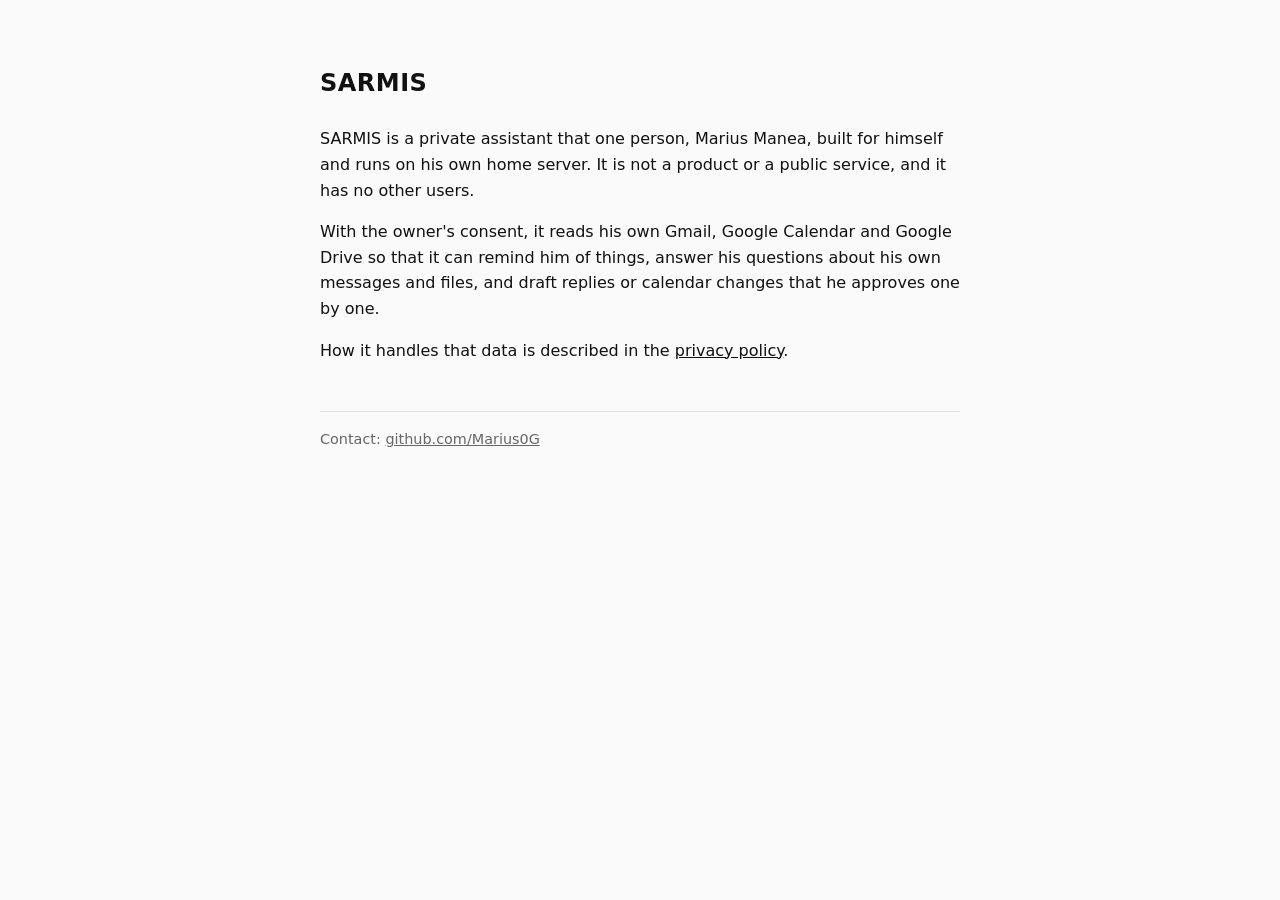
<file: sarmis/index.html>
<!doctype html>
<html lang="en">
<head>
  <meta charset="utf-8">
  <meta name="viewport" content="width=device-width, initial-scale=1">
  <title>SARMIS: a personal assistant</title>
  <meta name="description" content="SARMIS is a private, single-user assistant run by Marius Manea on his own hardware.">
  <link rel="canonical" href="https://marius0g.github.io/sarmis/">
  <style>
    :root { color-scheme: light dark; --fg: #111; --bg: #fafafa; --dim: #666; --line: #ddd; }
    @media (prefers-color-scheme: dark) { :root { --fg: #eee; --bg: #0b0b0b; --dim: #999; --line: #2a2a2a; } }
    body { margin: 0; background: var(--bg); color: var(--fg); font: 16px/1.6 system-ui, sans-serif; }
    main { max-width: 40rem; margin: 0 auto; padding: 4rem 1.5rem; }
    h1 { font-size: 1.5rem; letter-spacing: .02em; margin: 0 0 1.5rem; }
    p, li { color: var(--fg); }
    .dim { color: var(--dim); }
    footer { border-top: 1px solid var(--line); margin-top: 3rem; padding-top: 1rem; font-size: .9rem; }
    a { color: inherit; }
  </style>
</head>
<body>
<main>
  <h1>SARMIS</h1>
  <p>SARMIS is a private assistant that one person, Marius Manea, built for himself and runs on his own home server. It is not a product or a public service, and it has no other users.</p>
  <p>With the owner's consent, it reads his own Gmail, Google Calendar and Google Drive so that it can remind him of things, answer his questions about his own messages and files, and draft replies or calendar changes that he approves one by one.</p>
  <p>How it handles that data is described in the <a href="privacy.html">privacy policy</a>.</p>
  <footer class="dim">Contact: <a href="https://github.com/Marius0G">github.com/Marius0G</a></footer>
</main>
</body>
</html>
</file>
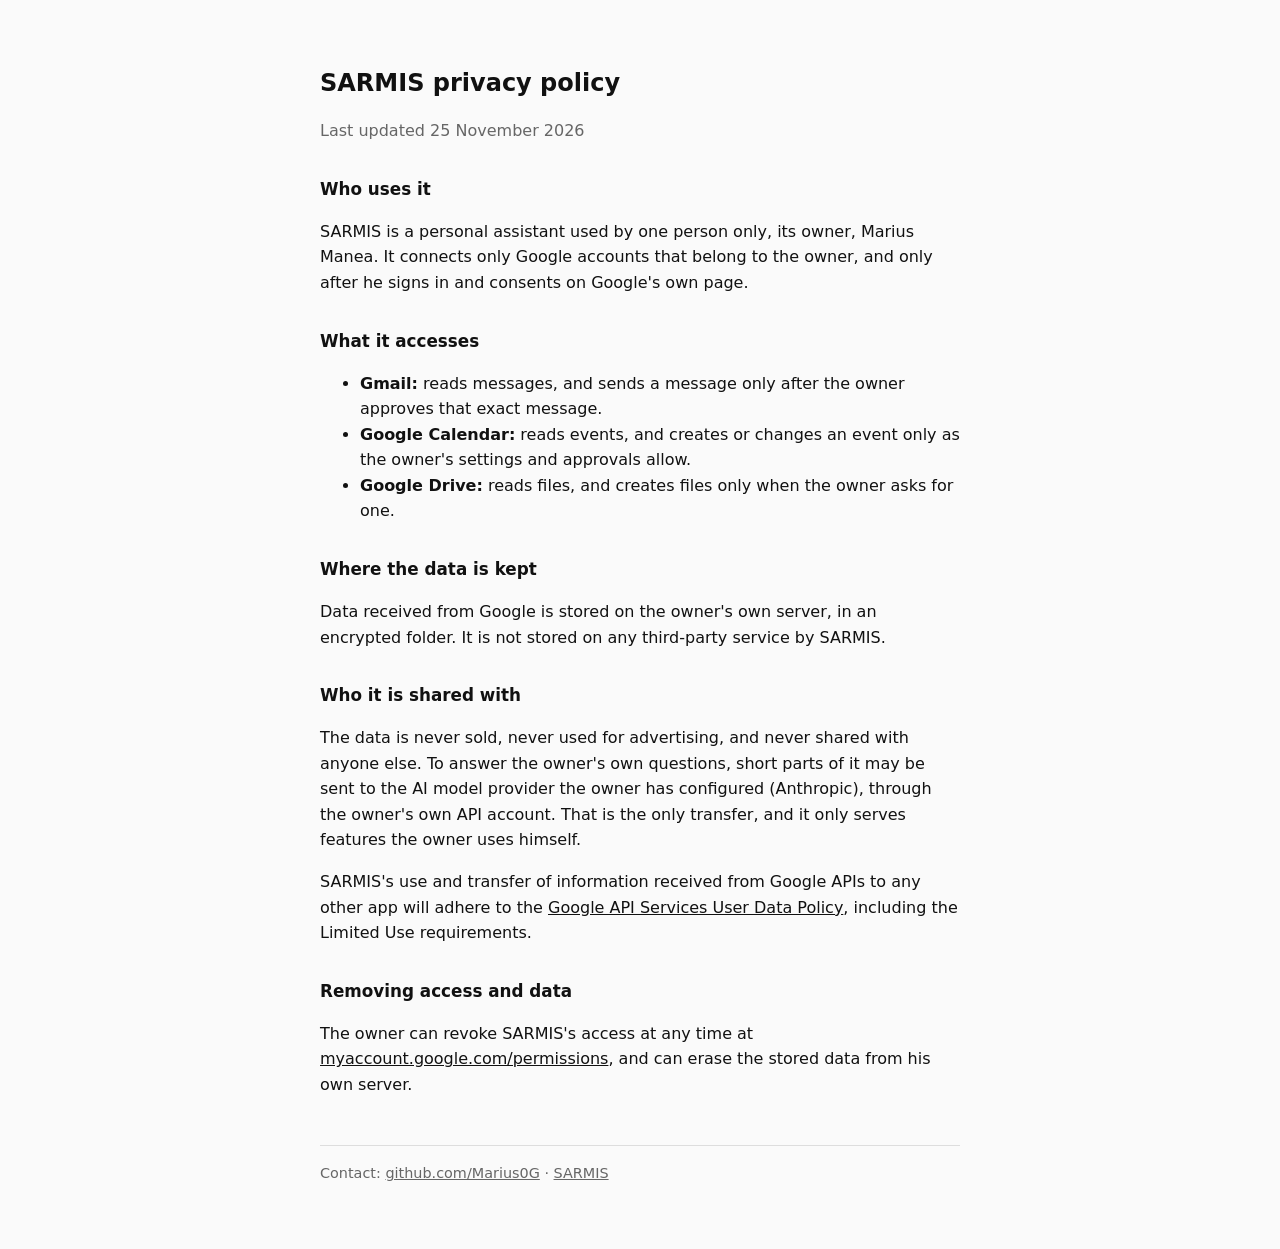
<file: sarmis/privacy.html>
<!doctype html>
<html lang="en">
<head>
  <meta charset="utf-8">
  <meta name="viewport" content="width=device-width, initial-scale=1">
  <title>SARMIS: privacy policy</title>
  <link rel="canonical" href="https://marius0g.github.io/sarmis/privacy.html">
  <style>
    :root { color-scheme: light dark; --fg: #111; --bg: #fafafa; --dim: #666; --line: #ddd; }
    @media (prefers-color-scheme: dark) { :root { --fg: #eee; --bg: #0b0b0b; --dim: #999; --line: #2a2a2a; } }
    body { margin: 0; background: var(--bg); color: var(--fg); font: 16px/1.6 system-ui, sans-serif; }
    main { max-width: 40rem; margin: 0 auto; padding: 4rem 1.5rem; }
    h1 { font-size: 1.5rem; margin: 0 0 .25rem; }
    h2 { font-size: 1.05rem; margin: 2rem 0 .5rem; }
    .dim { color: var(--dim); }
    footer { border-top: 1px solid var(--line); margin-top: 3rem; padding-top: 1rem; font-size: .9rem; }
    a { color: inherit; }
  </style>
</head>
<body>
<main>
  <h1>SARMIS privacy policy</h1>
  <p class="dim">Last updated 25 November 2026</p>

  <h2>Who uses it</h2>
  <p>SARMIS is a personal assistant used by one person only, its owner, Marius Manea. It connects only Google accounts that belong to the owner, and only after he signs in and consents on Google's own page.</p>

  <h2>What it accesses</h2>
  <ul>
    <li><strong>Gmail:</strong> reads messages, and sends a message only after the owner approves that exact message.</li>
    <li><strong>Google Calendar:</strong> reads events, and creates or changes an event only as the owner's settings and approvals allow.</li>
    <li><strong>Google Drive:</strong> reads files, and creates files only when the owner asks for one.</li>
  </ul>

  <h2>Where the data is kept</h2>
  <p>Data received from Google is stored on the owner's own server, in an encrypted folder. It is not stored on any third-party service by SARMIS.</p>

  <h2>Who it is shared with</h2>
  <p>The data is never sold, never used for advertising, and never shared with anyone else. To answer the owner's own questions, short parts of it may be sent to the AI model provider the owner has configured (Anthropic), through the owner's own API account. That is the only transfer, and it only serves features the owner uses himself.</p>
  <p>SARMIS's use and transfer of information received from Google APIs to any other app will adhere to the <a href="https://developers.google.com/terms/api-services-user-data-policy">Google API Services User Data Policy</a>, including the Limited Use requirements.</p>

  <h2>Removing access and data</h2>
  <p>The owner can revoke SARMIS's access at any time at <a href="https://myaccount.google.com/permissions">myaccount.google.com/permissions</a>, and can erase the stored data from his own server.</p>

  <footer class="dim">Contact: <a href="https://github.com/Marius0G">github.com/Marius0G</a> · <a href="./">SARMIS</a></footer>
</main>
</body>
</html>
</file>
<file: style.css>
/* ==========================================================================
   Marius Manea — portfolio
   Plain CSS, no build step. Tokens first, then base, then sections in page order.
   ========================================================================== */

/* ---------- Fonts: self-hosted, Latin subset ---------- */

@font-face {
  font-family: "Archivo";
  src: url("assets/fonts/archivo.woff2") format("woff2");
  font-weight: 400 900;
  font-display: swap;
}
@font-face {
  font-family: "Inter Tight";
  src: url("assets/fonts/inter-tight.woff2") format("woff2");
  font-weight: 100 900;
  font-display: swap;
}
@font-face {
  font-family: "JetBrains Mono";
  src: url("assets/fonts/jetbrains-mono.woff2") format("woff2");
  font-weight: 400 800;
  font-display: swap;
}

/* Metric-matched local fallbacks, so swapping in the web fonts doesn't shift layout */
@font-face {
  font-family: "Archivo Fallback";
  src: local("Arial Bold"), local("Arial-BoldMT");
  size-adjust: 120.57%;
  ascent-override: 72.82%;
  descent-override: 17.42%;
  line-gap-override: 0%;
}
@font-face {
  font-family: "Inter Tight Fallback";
  src: local("Arial"), local("ArialMT");
  size-adjust: 95.92%;
  ascent-override: 101%;
  descent-override: 25.15%;
  line-gap-override: 0%;
}
@font-face {
  font-family: "JetBrains Mono Fallback";
  src: local("Courier New"), local("CourierNewPSMT");
  size-adjust: 99.98%;
  ascent-override: 102.02%;
  descent-override: 30%;
  line-gap-override: 0%;
}

/* ---------- Tokens ---------- */

:root {
  /* Color */
  --bg: #f4f2ed;
  --ink: #111111;
  --accent: #e8452c;
  --muted: #56534d;
  --disc: #e2ded5;
  --bg-dim: rgb(244 242 237 / 0.62);
  --line: 1px solid var(--ink);

  /* Type */
  --font-display: "Archivo", "Archivo Fallback", "Arial Black", sans-serif;
  --font-body: "Inter Tight", "Inter Tight Fallback", Arial, sans-serif;
  --font-mono: "JetBrains Mono", "JetBrains Mono Fallback", "Courier New", monospace;

  --fs-label: 0.75rem;
  --fs-body: 1.0625rem;
  --fs-lg: clamp(1.1875rem, 0.95rem + 0.8vw, 1.5rem);
  --fs-h2: clamp(2.5rem, 6vw, 5rem);
  --fs-hero: clamp(3rem, 9vw, 8rem);
  --fs-email: clamp(2rem, 6.4vw, 5.75rem);

  --track-display: -0.03em;
  --track-label: 0.12em;

  /* Space */
  --space-1: 0.5rem;
  --space-2: 1rem;
  --space-3: 1.5rem;
  --space-4: 2rem;
  --space-5: clamp(2.5rem, 4vw, 3.5rem);
  --space-6: clamp(3rem, 6vw, 5rem);
  --section-gap: clamp(6rem, 11vw, 11rem);
  --gutter: clamp(1rem, 4vw, 3rem);
  --col-gap: clamp(1rem, 2.2vw, 2rem);
  --max: 90rem;

  /* Motion */
  --ease: cubic-bezier(0.2, 0.7, 0.2, 1);
}

/* ---------- Base ---------- */

*,
*::before,
*::after {
  box-sizing: border-box;
}

html {
  -webkit-text-size-adjust: 100%;
  text-size-adjust: 100%;
  scroll-behavior: smooth;
}

body {
  margin: 0;
  overflow-x: clip;
  background: var(--bg);
  color: var(--ink);
  font-family: var(--font-body);
  font-size: var(--fs-body);
  line-height: 1.55;
  -webkit-font-smoothing: antialiased;
  -moz-osx-font-smoothing: grayscale;
}

h1, h2, h3, p, ul, ol, dl, dd, figure {
  margin: 0;
  padding: 0;
}

ul,
ol {
  list-style: none;
}

img,
svg {
  display: block;
  max-width: 100%;
}

img {
  height: auto;
}

a {
  color: inherit;
}

h1, h2, h3, .award__title {
  text-wrap: balance;
}

p, li, dd {
  text-wrap: pretty;
}

main section[id], footer[id] {
  scroll-margin-top: 4.5rem;
}

:focus-visible {
  outline: 2px solid var(--accent);
  outline-offset: 3px;
}

::selection {
  background: var(--ink);
  color: var(--bg);
}

.wrap {
  width: 100%;
  max-width: var(--max);
  margin-inline: auto;
  padding-inline: var(--gutter);
}

.sr-only {
  position: absolute;
  width: 1px;
  height: 1px;
  overflow: hidden;
  clip-path: inset(50%);
  white-space: nowrap;
}

.skip-link {
  position: absolute;
  top: -10rem;
  left: 1rem;
  z-index: 100;
  padding: 0.75rem 1rem;
  background: var(--ink);
  color: var(--bg);
}

.skip-link:focus {
  top: 1rem;
}

/* ---------- Type primitives ---------- */

.display {
  font-family: var(--font-display);
  font-weight: 900;
  line-height: 0.9;
  letter-spacing: var(--track-display);
  text-transform: uppercase;
}

.label {
  font-family: var(--font-mono);
  font-size: var(--fs-label);
  font-weight: 500;
  line-height: 1.45;
  letter-spacing: var(--track-label);
  text-transform: uppercase;
}

.muted {
  color: var(--muted);
}

.star {
  width: 0.9em;
  height: 0.9em;
  flex: none;
  fill: var(--accent);
}

.icon {
  width: 1em;
  height: 1em;
  flex: none;
}

/* Underline that wipes in on hover: the site's one accent hover state */
.link {
  position: relative;
  text-decoration: none;
}

.link::after {
  content: "";
  position: absolute;
  right: 0;
  bottom: -0.15em;
  left: 0;
  height: 1px;
  background: var(--accent);
  transform: scaleX(0);
  transform-origin: right;
  transition: transform 0.4s var(--ease);
}

.link:hover::after,
.link:focus-visible::after {
  transform: scaleX(1);
  transform-origin: left;
}

/* ---------- Controls ---------- */

.pill,
.tag {
  display: inline-flex;
  align-items: center;
  gap: 0.5em;
  padding: 0.55rem 1rem;
  border: 1px solid currentColor;
  border-radius: 999px;
  white-space: nowrap;
  text-decoration: none;
}

.pill {
  transition: background-color 0.25s, color 0.25s, border-color 0.25s;
}

.pill:hover {
  border-color: var(--ink);
  background: var(--ink);
  color: var(--bg);
}

.tag--solid {
  border-color: var(--ink);
  background: var(--ink);
  color: var(--bg);
}

.btn-circle {
  display: grid;
  width: 4.5rem;
  height: 4.5rem;
  flex: none;
  place-items: center;
  border: 1px solid currentColor;
  border-radius: 50%;
  text-decoration: none;
  transition: background-color 0.25s, color 0.25s, border-color 0.25s;
}

.btn-circle .icon {
  width: 1.5rem;
  height: 1.5rem;
}

.btn-circle:hover {
  border-color: var(--ink);
  background: var(--ink);
  color: var(--bg);
}

/* ---------- Header ---------- */

/* Full-width sticky bar: gains a rule once scrolled, hides going down, returns going up */
.header-bar {
  position: sticky;
  top: 0;
  z-index: 50;
  border-bottom: 1px solid transparent;
  background: var(--bg);
  transition: transform 0.5s var(--ease-out), border-color 0.3s;
}

.header-bar.is-scrolled {
  border-bottom-color: var(--ink);
}

.header-bar.is-hidden {
  transform: translateY(-100%);
}

.nav .link.is-current::after {
  transform: scaleX(1);
  transform-origin: left;
}

.progress {
  position: fixed;
  top: 0;
  left: 0;
  z-index: 60;
  width: 100%;
  height: 2px;
  background: var(--accent);
  transform: scaleX(var(--progress, 0));
  transform-origin: 0 50%;
  pointer-events: none;
}


.site-header {
  position: relative;
  z-index: 20;
  display: flex;
  align-items: center;
  justify-content: space-between;
  gap: 0.75rem 2rem;
  padding-block: 1.25rem;
}

.brand {
  display: inline-flex;
  align-items: center;
  gap: 0.45em;
  font-family: var(--font-display);
  font-size: var(--fs-body);
  font-weight: 900;
  letter-spacing: -0.01em;
  text-decoration: none;
  text-transform: uppercase;
}

.brand .star {
  width: 0.8em;
  height: 0.8em;
}

.nav {
  display: flex;
  flex-wrap: wrap;
  gap: 0.25rem 1.75rem;
}

.nav a {
  padding-block: 0.5rem;
}

.header-actions {
  display: flex;
  align-items: center;
  gap: 0.625rem;
}

.nav-toggle {
  display: none;
  padding: 0.55rem 1rem;
  border: 1px solid var(--ink);
  border-radius: 999px;
  background: none;
  color: inherit;
  cursor: pointer;
}

@media (max-width: 59.99em) {
  .site-header {
    flex-wrap: wrap;
    column-gap: 1rem;
  }

  /* Without JS the links simply wrap onto their own row */
  .nav {
    order: 3;
    width: 100%;
  }

  .js .nav-toggle {
    display: inline-flex;
  }

  .js .nav {
    display: none;
  }

  .js.nav-open .nav {
    position: absolute;
    top: 100%;
    right: 0;
    left: 0;
    display: flex;
    flex-direction: column;
    gap: 0;
    padding: 0.25rem var(--gutter) 1rem;
    border-block: var(--line);
    background: var(--bg);
  }

  .js.nav-open .nav a {
    padding-block: 1rem;
  }
}

/* ---------- Hero ---------- */

.hero {
  display: grid;
  gap: var(--space-5);
  padding-block: clamp(1.5rem, 4vw, 3rem) 0;
}

.hero__eyebrow,
.hero__roles {
  display: flex;
  flex-wrap: wrap;
  align-items: center;
  gap: 0.5rem 0.75rem;
}

.hero__title {
  margin-top: 1.25rem;
  font-size: var(--fs-hero);
}

.hero__title > span {
  display: block;
}

.hero__title .star {
  display: inline-block;
  width: 0.42em;
  height: 0.42em;
  margin-left: 0.06em;
  vertical-align: top;
}

.hero__roles {
  margin-top: 1.75rem;
}

.hero__lede {
  max-width: 36ch;
  margin-top: var(--space-4);
}

.hero__actions {
  display: flex;
  align-items: center;
  gap: 1.25rem;
  margin-top: var(--space-4);
}

.hero__media {
  width: min(100%, 31rem);
  justify-self: end;
}

.hero__focus {
  display: grid;
  justify-items: end;
  gap: 0.4rem;
  margin-top: var(--space-3);
  text-align: right;
}

@media (min-width: 60em) {
  .hero {
    grid-template-columns: repeat(12, minmax(0, 1fr));
    column-gap: var(--col-gap);
    align-items: start;
  }

  /* Left column starts lower, so the portrait on the right sits higher */
  .hero__text {
    position: relative;
    z-index: 2;
    grid-column: 1 / span 7;
    grid-row: 1;
    padding-top: clamp(4rem, 10vw, 9rem);
  }

  .hero__media {
    grid-column: 8 / -1;
    grid-row: 1;
  }
}

/* Cut-out portrait over a disc: the head breaks the top edge, the disc clips the base */
.portrait {
  position: relative;
  aspect-ratio: 5 / 6;
}

.portrait__disc {
  position: absolute;
  right: 0;
  bottom: 0;
  left: 0;
  aspect-ratio: 1;
  border-radius: 50%;
  background: var(--disc);
}

.portrait__star {
  position: absolute;
  top: 58.333%;
  left: 50%;
  width: 84%;
  height: auto;
  aspect-ratio: 1;
  overflow: visible;
  fill: none;
  stroke: var(--accent);
  stroke-width: 3px;
  transform: translate(-50%, -50%) rotate(calc(10deg + var(--spin, 0deg)));
}

.portrait__clip {
  position: absolute;
  inset: 0;
  overflow: hidden;
  border-radius: 0 0 9999px 9999px;
}

.portrait__clip img {
  position: absolute;
  bottom: 0;
  left: 50%;
  width: var(--portrait-width, 82%);
  max-width: none;
  filter: grayscale(1) contrast(1.15);
  transform: translateX(-50%);
  transition: filter 0.6s var(--ease);
}

@media (min-width: 60em) {
  .portrait__star {
    width: 114%;
  }
}

/* ---------- Marquee ---------- */

.marquee {
  overflow: hidden;
  margin-top: var(--space-6);
  padding-block: clamp(2.5rem, 5vw, 4.5rem);
}

.marquee__band {
  width: 112%;
  margin-left: -6%;
  overflow: hidden;
  padding-block: clamp(0.9rem, 1.6vw, 1.35rem);
  background: var(--ink);
  color: var(--bg);
  transform: rotate(-3deg);
}

.marquee__track {
  display: flex;
  width: max-content;
  animation: marquee 48s linear infinite;
}

.marquee__list {
  display: flex;
  flex: none;
  align-items: center;
}

.marquee__list li {
  display: flex;
  align-items: center;
  gap: clamp(1rem, 2vw, 1.75rem);
  padding-right: clamp(1rem, 2vw, 1.75rem);
  font-family: var(--font-display);
  font-size: clamp(1.125rem, 2.2vw, 1.875rem);
  font-weight: 800;
  line-height: 1;
  letter-spacing: -0.01em;
  text-transform: uppercase;
  white-space: nowrap;
}

.marquee__list .star {
  width: 0.7em;
  height: 0.7em;
}

@keyframes marquee {
  to {
    transform: translateX(-50%);
  }
}

/* ---------- Sections ---------- */

.section {
  margin-top: var(--section-gap);
}

.section__head {
  position: relative;
  display: grid;
  gap: 1rem var(--col-gap);
  padding-bottom: clamp(1.5rem, 3vw, 2.5rem);
  border-bottom: var(--line);
}

.section__index {
  display: flex;
  align-items: center;
  gap: 0.6rem;
}

.section__title {
  font-size: var(--fs-h2);
}

.section__aside {
  color: var(--muted);
}

@media (min-width: 60em) {
  .section__head {
    grid-template-columns: repeat(12, minmax(0, 1fr));
    align-items: end;
  }

  .section__index {
    grid-column: 1 / span 3;
    align-self: start;
    padding-top: 0.5rem;
  }

  .section__title {
    grid-column: 4 / span 7;
  }

  .section__aside {
    grid-column: 11 / -1;
    justify-self: end;
    text-align: right;
    white-space: nowrap;
  }
}

@media (min-width: 60em) and (max-width: 79.99em) {
  .section__aside {
    grid-column: 4 / -1;
    justify-self: start;
    text-align: left;
  }
}

/* Photos: one treatment everywhere */
.photo__frame {
  overflow: hidden;
  border: var(--line);
  background: var(--disc);
}

.photo__frame img {
  width: 100%;
  filter: grayscale(1) contrast(1.15);
}

.photo figcaption {
  display: flex;
  flex-wrap: wrap;
  justify-content: space-between;
  gap: 0.25rem 1rem;
  margin-top: 0.75rem;
  color: var(--muted);
}

/* ---------- About ---------- */

.about {
  display: grid;
  gap: var(--space-5) var(--col-gap);
  padding-top: var(--space-5);
}

.about__body p {
  max-width: 40ch;
  font-size: var(--fs-lg);
  line-height: 1.4;
}

.about__body p + p {
  margin-top: 1.25em;
  color: var(--muted);
}

.facts {
  display: grid;
  grid-template-columns: repeat(2, minmax(0, 1fr));
  column-gap: var(--col-gap);
  margin-top: var(--space-5);
  border-top: var(--line);
}

.facts div {
  padding-block: 1.25rem;
  border-bottom: var(--line);
}

.facts dd {
  margin-top: 0.4rem;
  font-size: var(--fs-lg);
  line-height: 1.3;
}

@media (min-width: 60em) {
  .about {
    grid-template-columns: repeat(12, minmax(0, 1fr));
    align-items: start;
  }

  .about__photo {
    grid-column: 1 / span 5;
  }

  .about__body {
    grid-column: 7 / -1;
    padding-top: var(--space-4);
  }
}

@media (max-width: 29.99em) {
  .facts {
    grid-template-columns: 1fr;
  }
}

/* The talk row that follows the About block */
.about + .row {
  margin-top: var(--space-6);
  border-top: var(--line);
}

/* ---------- Stats ---------- */

.stats {
  display: grid;
  border: var(--line);
}

.stat {
  display: grid;
  justify-items: center;
  gap: 1rem;
  padding: clamp(2rem, 4vw, 3.25rem) 1.5rem;
  text-align: center;
}

.stat + .stat {
  border-top: var(--line);
}

.stat__num {
  font-size: var(--fs-h2);
}

.stat__num span {
  color: var(--accent);
}

.stat--ink {
  background: var(--ink);
  color: var(--bg);
}

@media (min-width: 40em) {
  .stats {
    grid-template-columns: repeat(3, minmax(0, 1fr));
  }

  .stat + .stat {
    border-top: 0;
    border-left: var(--line);
  }
}

/* ---------- Experience rows ---------- */

.row {
  display: grid;
  gap: 0.75rem var(--col-gap);
  padding-block: var(--space-4);
  border-bottom: var(--line);
}

.row__title {
  font-family: var(--font-display);
  font-weight: 800;
  line-height: 1.25;
  letter-spacing: -0.005em;
  text-transform: uppercase;
}

.row__org {
  color: var(--muted);
}

.row__main p,
.row__main ul {
  max-width: 62ch;
  margin-top: 0.75rem;
}

.row__main li {
  position: relative;
  padding-left: 1.25rem;
  color: var(--muted);
}

.row__main li + li {
  margin-top: 0.4rem;
}

.row__main li::before {
  content: "";
  position: absolute;
  top: 0.8em;
  left: 0;
  width: 0.55rem;
  height: 1px;
  background: var(--ink);
}

.row__main p {
  color: var(--muted);
}

.row__side {
  display: grid;
  gap: 1.25rem;
  align-content: start;
}

.row__photo {
  max-width: 22rem;
}

@media (min-width: 60em) {
  .row {
    grid-template-columns: repeat(12, minmax(0, 1fr));
  }

  .row__when {
    grid-column: 1 / span 3;
  }

  .row__main {
    grid-column: 4 / span 6;
  }

  .row__side {
    grid-column: 10 / -1;
    justify-items: end;
    text-align: right;
  }

  .row__photo {
    width: 100%;
    text-align: left;
  }
}

/* ---------- Feature rows: big photo, text in shapes ---------- */

.row--feature {
  row-gap: var(--space-4);
}

.feature__title {
  font-size: clamp(1.75rem, 3vw, 2.75rem);
  line-height: 0.95;
}

.feature__text .row__org {
  margin-top: 0.75rem;
}

.feature__body {
  margin-top: var(--space-3);
  color: var(--muted);
}

.feature__body::after {
  content: "";
  display: block;
  clear: both;
}

/* The paragraph wraps around the curve of the circle */
.stat-disc {
  float: left;
  display: grid;
  width: 8rem;
  height: 8rem;
  margin: 0.25rem 1.25rem 0.5rem 0;
  place-content: center;
  justify-items: center;
  gap: 0.15rem;
  border: var(--line);
  border-radius: 50%;
  color: var(--ink);
  shape-outside: circle(50%);
  shape-margin: 0.75rem;
}

.stat-disc__num {
  font-size: 2.4rem;
}

.stat-disc__num span {
  color: var(--accent);
}

/* The panel question in a speech-bubble shape */
.bubble {
  margin-top: var(--space-3);
  padding: 1.1rem 1.4rem 1.25rem;
  border-radius: 2.25rem 2.25rem 2.25rem 0;
  background: var(--ink);
  color: var(--bg);
  font-family: var(--font-display);
  font-size: clamp(1.2rem, 1.7vw, 1.5rem);
  font-weight: 800;
  line-height: 1.1;
  letter-spacing: -0.01em;
  text-transform: uppercase;
}

.feature__copy {
  margin-top: var(--space-3);
  color: var(--muted);
}

.feature__text .tags {
  margin-top: var(--space-3);
}

.feature__photo {
  max-width: 36rem;
}

.feature__media {
  position: relative;
}

@media (min-width: 60em) {
  .row--feature {
    align-items: start;
    padding-block: var(--space-6);
  }

  .row--feature .row__when {
    grid-column: 1 / span 3;
  }

  .row--feature .feature__text {
    grid-column: 4 / span 4;
    grid-row: 1;
  }

  .row--feature .feature__photo {
    grid-column: 8 / -1;
    grid-row: 1;
    justify-self: end;
    width: 100%;
  }

  .row--flip .feature__photo {
    grid-column: 4 / span 5;
    justify-self: start;
  }

  .row--flip .feature__text {
    grid-column: 9 / -1;
    padding-left: var(--space-3);
  }

}
/* ---------- Hackathons ---------- */

.awards {
  display: grid;
  gap: 0.75rem;
  margin-top: var(--space-5);
}

.award {
  border: var(--line);
}

.award__summary {
  display: grid;
  grid-template-areas:
    "place text toggle"
    "place meta toggle";
  grid-template-columns: auto minmax(0, 1fr) auto;
  gap: 0.35rem 1rem;
  align-items: center;
  padding: 1rem;
  cursor: pointer;
  list-style: none;
}

.award__summary::-webkit-details-marker {
  display: none;
}

.place {
  display: grid;
  grid-area: place;
  align-self: start;
  width: 3.5rem;
  height: 3.5rem;
  place-items: center;
  background: var(--accent);
  color: var(--ink);
  font-family: var(--font-display);
  font-size: var(--fs-body);
  font-weight: 900;
  letter-spacing: -0.01em;
  text-transform: uppercase;
}

.place--third {
  border: var(--line);
  background: transparent;
}

.place--selected {
  border: var(--line);
  background: transparent;
}

.place--selected .star {
  width: 1.35rem;
  height: 1.35rem;
}

.place--second {
  border: var(--line);
  background: var(--disc);
}

/* A special prize: the accent block of a win, with the star in ink */
.place--prize .star {
  width: 1.35rem;
  height: 1.35rem;
  fill: var(--ink);
}

.award__text {
  grid-area: text;
}

.award__title,
.award__line {
  display: block;
}

.award__title {
  font-family: var(--font-display);
  font-weight: 800;
  line-height: 1.25;
  letter-spacing: -0.005em;
  text-transform: uppercase;
}

.award__line {
  margin-top: 0.15rem;
  color: var(--muted);
}

.award__meta {
  display: flex;
  flex-wrap: wrap;
  grid-area: meta;
  gap: 0.15rem 1rem;
  color: var(--muted);
}

.toggle {
  display: grid;
  grid-area: toggle;
  width: 2.75rem;
  height: 2.75rem;
  place-items: center;
  border: var(--line);
  border-radius: 50%;
  transition: transform 0.35s var(--ease), background-color 0.25s, color 0.25s;
}

.award__summary:hover .toggle,
.award[open] .toggle {
  background: var(--ink);
  color: var(--bg);
}

.award[open] .toggle {
  transform: rotate(45deg);
}

.award__body {
  display: grid;
  gap: 1rem;
  justify-items: start;
  padding: 0.25rem 1rem 1.5rem;
}

.award__body p {
  max-width: 62ch;
}

@media (min-width: 48em) {
  .award__summary {
    grid-template-areas: "place text meta toggle";
    grid-template-columns: 4rem minmax(0, 1fr) minmax(8rem, 13rem) auto;
    gap: 1.5rem;
    padding: 1.25rem 1.5rem;
  }

  .place {
    align-self: center;
    width: 4rem;
    height: 4rem;
  }

  .award__meta {
    display: grid;
    justify-items: end;
    gap: 0.3rem;
    text-align: right;
  }

  .award__body {
    padding: 0 calc(1.5rem + 2.75rem + 1.5rem) 1.75rem calc(1.5rem + 4rem + 1.5rem);
  }
}

/* Cluj: the pitch photo beside the third-place poster */
.media-pair {
  display: grid;
  gap: var(--space-4) var(--col-gap);
  align-items: start;
  margin-top: var(--space-6);
}

@media (min-width: 48em) {
  .media-pair {
    grid-template-columns: minmax(0, 2fr) minmax(0, 1fr);
  }
}

.subhead {
  display: flex;
  flex-wrap: wrap;
  align-items: center;
  justify-content: space-between;
  gap: 0.5rem 1.5rem;
  margin-top: var(--space-6);
  padding-bottom: 1rem;
  border-bottom: var(--line);
}

.subhead__title {
  display: flex;
  align-items: center;
  gap: 0.6rem;
}

/* International photos: two whole frames, set to the right and stepped */
.gallery {
  display: grid;
  grid-template-columns: repeat(2, minmax(0, 1fr));
  gap: var(--space-4) var(--col-gap);
  align-items: start;
  margin-top: var(--space-6);
}

.gallery > :first-child {
  grid-column: 1 / -1;
}

/* One frame shape so the row lines up; the Brussels shot loses a strip of sky */
.gallery .photo__frame {
  aspect-ratio: 3 / 4;
}

.gallery .photo__frame img {
  height: 100%;
  object-fit: cover;
  object-position: bottom;
}

@media (min-width: 60em) {
  .gallery {
    grid-template-columns: repeat(12, minmax(0, 1fr));
  }

  .gallery > :first-child {
    grid-column: 1 / span 4;
  }

  .gallery > :nth-child(2) {
    grid-column: 5 / span 4;
  }

  .gallery > :last-child {
    grid-column: 9 / span 4;
  }
}

/* Cut-out poster: the city set big behind a grayscale figure */
.poster {
  position: relative;
  aspect-ratio: 4 / 5;
  overflow: hidden;
  border: var(--line);
  container-type: inline-size;
}

.poster::before {
  content: attr(data-word);
  position: absolute;
  top: 5cqi;
  left: 5cqi;
  color: var(--disc);
  font-family: var(--font-display);
  font-size: var(--word-size, 20cqi);
  font-weight: 900;
  line-height: 0.85;
  letter-spacing: var(--track-display);
  text-transform: uppercase;
  white-space: nowrap;
}

.poster img {
  position: absolute;
  bottom: 0;
  left: 50%;
  width: var(--cut-width, 84%);
  max-width: none;
  filter: grayscale(1) contrast(1.15);
  transform: translateX(-50%);
}

/* ---------- Projects ---------- */

.project {
  display: grid;
  gap: var(--space-3) var(--col-gap);
  padding-block: var(--space-6);
  border-bottom: var(--line);
}

.project__num {
  display: grid;
  width: 4rem;
  height: 4rem;
  place-items: center;
  background: var(--accent);
  color: var(--ink);
  font-family: var(--font-display);
  font-size: var(--fs-body);
  font-weight: 900;
}

.project__title {
  font-size: var(--fs-h2);
}

.project__desc {
  max-width: 60ch;
  margin-top: var(--space-3);
}

.project__desc + .project__desc {
  margin-top: 1rem;
  color: var(--muted);
}

.tags {
  display: flex;
  flex-wrap: wrap;
  gap: 0.5rem;
  margin-top: var(--space-4);
}

.project__side {
  display: flex;
  flex-wrap: wrap;
  align-items: center;
  justify-content: space-between;
  gap: 1rem;
}

.project__side .label {
  color: var(--muted);
}

@media (min-width: 60em) {
  .project {
    grid-template-columns: repeat(12, minmax(0, 1fr));
  }

  .project__num {
    grid-column: 1 / span 2;
  }

  .project__main {
    grid-column: 3 / span 7;
  }

  .project__side {
    flex-direction: column;
    grid-column: 10 / -1;
    align-items: flex-end;
    align-self: stretch;
    text-align: right;
  }

  .project__media {
    grid-column: 3 / -1;
    margin-top: var(--space-2);
  }
}

/* ---------- Skills ---------- */

.skill {
  display: grid;
  gap: 0.75rem var(--col-gap);
  padding-block: 1.75rem;
  border-bottom: var(--line);
}

.skill dt {
  display: flex;
  align-items: center;
  gap: 0.6rem;
}

.skill ul {
  display: flex;
  flex-wrap: wrap;
  row-gap: 0.25rem;
  font-size: var(--fs-lg);
  line-height: 1.35;
}

.skill li {
  white-space: nowrap;
}

.skill li:not(:last-child)::after {
  content: "";
  display: inline-block;
  width: 0.28em;
  height: 0.28em;
  margin-inline: 0.6em;
  background: var(--accent);
  vertical-align: 0.22em;
}

@media (min-width: 60em) {
  .skill {
    grid-template-columns: repeat(12, minmax(0, 1fr));
    align-items: baseline;
  }

  .skill dt {
    grid-column: 1 / span 3;
  }

  .skill dd {
    grid-column: 4 / -1;
  }
}

/* ---------- Contact (the inverted block) ---------- */

.contact {
  margin-top: var(--section-gap);
  padding-block: clamp(4rem, 9vw, 8rem) 2rem;
  background: var(--ink);
  color: var(--bg);
}

.contact__index {
  display: flex;
  align-items: center;
  gap: 0.6rem;
  color: var(--accent);
}

.contact__email {
  display: inline-block;
  margin-top: var(--space-4);
  font-size: var(--fs-email);
  letter-spacing: -0.045em;
  text-transform: none;
  overflow-wrap: anywhere;
}

.contact__email > span {
  display: block;
}

.contact__email > span + span {
  color: var(--bg-dim);
}

.contact__email.link::after {
  bottom: -0.08em;
  height: 0.05em;
}

.contact__top {
  display: grid;
  gap: var(--space-4) var(--col-gap);
  align-items: end;
}

.contact__portrait {
  width: min(60%, 14rem);
  justify-self: end;
}

@media (min-width: 60em) {
  .contact__top {
    grid-template-columns: minmax(0, 1fr) auto;
  }

  .contact__portrait {
    width: clamp(14rem, 22vw, 20rem);
  }
}

.contact__row {
  display: flex;
  flex-wrap: wrap;
  align-items: center;
  justify-content: space-between;
  gap: 2rem;
  margin-top: var(--space-6);
  padding-top: var(--space-4);
  border-top: 1px solid rgb(244 242 237 / 0.3);
}

.contact__links {
  display: flex;
  flex-wrap: wrap;
  gap: 0.75rem;
}

.contact .pill:hover,
.contact .btn-circle:hover {
  border-color: var(--bg);
  background: var(--bg);
  color: var(--ink);
}

.contact__foot {
  display: flex;
  flex-wrap: wrap;
  justify-content: space-between;
  gap: 0.75rem 2rem;
  margin-top: clamp(4rem, 8vw, 7rem);
  color: var(--bg-dim);
}

/* ---------- Motion ----------
   The hero intro runs on load (html.motion is set before first paint, and never
   under reduced motion). Scroll reveals only apply once script.js adds
   .reveal-ready, so the page is complete without JavaScript. */

:root {
  --ease-out: cubic-bezier(0.16, 1, 0.3, 1);
}

/* Masked lines: text rises from below its own baseline */

.mask {
  display: block;
  overflow: clip;
  padding-block: 0.12em;
  margin-block: -0.12em;
}

.mask__inner {
  display: block;
}

.contact__email .mask {
  padding-bottom: 0.3em;
  margin-bottom: -0.3em;
}

/* Parallax offsets written by script.js */

[data-parallax] {
  translate: 0 var(--parallax, 0px);
}

.hero__media {
  translate: 0 var(--lift, 0px);
}

.marquee__band {
  translate: var(--shift, 0px) 0;
}

/* Arrow nudges */

.btn-circle .icon,
.pill .icon {
  transition: translate 0.35s var(--ease-out);
}

.btn-circle:hover .icon,
.pill:hover .icon {
  translate: 2px -2px;
}

.hero__actions .btn-circle:hover .icon {
  translate: 2px 2px;
}

/* Hackathon rows open and close smoothly where the browser supports it */

@supports (interpolate-size: allow-keywords) {
  .award {
    interpolate-size: allow-keywords;
  }

  .award::details-content {
    block-size: 0;
    overflow: clip;
    transition: block-size 0.5s var(--ease-out), content-visibility 0.5s allow-discrete;
  }

  .award[open]::details-content {
    block-size: auto;
  }
}

/* Colour splash: script.js lays a colour copy over the photo and opens it from the pointer */

.photo__frame {
  position: relative;
}

.splash {
  clip-path: circle(0px at var(--x, 50%) var(--y, 50%));
  transition: clip-path 0.8s var(--ease-out) !important;
  filter: none !important;
  animation: none !important;
  opacity: 1 !important;
  scale: none !important;
  pointer-events: none;
}

.photo__frame .splash {
  position: absolute;
  inset: 0;
  width: 100%;
  height: 100%;
  object-fit: cover;
}

.splash.is-jump {
  transition: none !important;
}

.is-splash > .splash {
  clip-path: circle(150% at var(--x, 50%) var(--y, 50%));
}

/* Hero intro */

@keyframes rise {
  from {
    transform: translateY(110%);
  }
}

@keyframes fade-up {
  from {
    opacity: 0;
    translate: 0 1.25rem;
  }
}

@keyframes fade-in {
  from {
    opacity: 0;
  }
}

@keyframes disc-in {
  from {
    opacity: 0;
    scale: 0.55;
  }
}

@keyframes star-in {
  from {
    opacity: 0;
    transform: translate(-50%, -50%) rotate(-70deg) scale(0.6);
  }
}

@keyframes cut-in {
  from {
    opacity: 0;
    translate: 0 14%;
  }
}

.motion .site-header {
  animation: fade-in 1s var(--ease-out) 0.1s backwards;
}

.motion .hero__eyebrow {
  animation: fade-up 0.9s var(--ease-out) 0.05s backwards;
}

.motion .hero__title .mask__inner {
  animation: rise 1.2s var(--ease-out) 0.1s backwards;
}

.motion .hero__title .mask + .mask .mask__inner {
  animation-delay: 0.22s;
}

.motion .hero__roles {
  animation: fade-up 0.9s var(--ease-out) 0.5s backwards;
}

.motion .hero__lede {
  animation: fade-up 0.9s var(--ease-out) 0.6s backwards;
}

.motion .hero__actions {
  animation: fade-up 0.9s var(--ease-out) 0.7s backwards;
}

.motion .hero .portrait__disc {
  animation: disc-in 1.3s var(--ease-out) 0.2s backwards;
}

.motion .hero .portrait__star {
  animation: star-in 1.6s var(--ease-out) 0.35s backwards;
}

.motion .hero .portrait__clip img {
  animation: cut-in 1.2s var(--ease-out) 0.45s backwards;
}

.motion .hero__focus li {
  animation: fade-up 0.8s var(--ease-out) 0.8s backwards;
}

.motion .hero__focus li:nth-child(2) {
  animation-delay: 0.86s;
}

.motion .hero__focus li:nth-child(3) {
  animation-delay: 0.92s;
}

.motion .hero__focus li:nth-child(4) {
  animation-delay: 0.98s;
}

.motion .hero__focus li:nth-child(5) {
  animation-delay: 1.04s;
}

/* Scroll reveals: default blocks fade up, with a stagger set by script.js */

.reveal-ready [data-reveal] {
  opacity: 0;
  translate: 0 2rem;
  transition: opacity 1s var(--ease-out) var(--delay, 0ms), translate 1.2s var(--ease-out) var(--delay, 0ms);
}

.reveal-ready [data-reveal].is-in {
  opacity: 1;
  translate: none;
}

/* Number blocks wipe in from the left */

.reveal-ready [data-reveal] .place,
.reveal-ready [data-reveal] .project__num {
  clip-path: inset(0 100% 0 0);
  transition: clip-path 0.9s var(--ease-out) calc(var(--delay, 0ms) + 250ms);
}

.reveal-ready [data-reveal].is-in .place,
.reveal-ready [data-reveal].is-in .project__num {
  clip-path: inset(0);
}

/* Section heads: title rises, labels follow, the rule draws across */

.reveal-ready [data-reveal="head"] {
  opacity: 1;
  translate: none;
}

.reveal-ready [data-reveal="head"] .mask__inner {
  transform: translateY(110%);
  transition: transform 1.2s var(--ease-out) 0.1s;
}

.reveal-ready [data-reveal="head"] .mask + .mask .mask__inner {
  transition-delay: 0.22s;
}

.reveal-ready [data-reveal="head"].is-in .mask__inner {
  transform: none;
}

.reveal-ready .section__head {
  border-bottom-color: transparent;
}

.reveal-ready .section__head::after {
  content: "";
  position: absolute;
  right: 0;
  bottom: -1px;
  left: 0;
  height: 1px;
  background: var(--ink);
  transform: scaleX(0);
  transform-origin: 0 50%;
  transition: transform 1.4s var(--ease-out) 0.15s;
}

.reveal-ready .section__head.is-in::after {
  transform: none;
}

.reveal-ready .section__head .section__index,
.reveal-ready .section__head .section__aside {
  opacity: 0;
  translate: 0 0.75rem;
  transition: opacity 0.8s var(--ease-out) 0.35s, translate 0.8s var(--ease-out) 0.35s;
}

.reveal-ready .section__head.is-in .section__index,
.reveal-ready .section__head.is-in .section__aside {
  opacity: 1;
  translate: none;
}

/* Contact portrait: disc scales in, figure rises onto it */

.reveal-ready .contact__top .portrait__disc {
  opacity: 0;
  scale: 0.6;
  transition: opacity 1s var(--ease-out) 0.2s, scale 1.3s var(--ease-out) 0.2s;
}

.reveal-ready .contact__top .portrait__clip img {
  opacity: 0;
  translate: 0 14%;
  transition: opacity 1s var(--ease-out) 0.4s, translate 1.2s var(--ease-out) 0.4s;
}

.reveal-ready .contact__top.is-in .portrait__disc {
  opacity: 1;
  scale: none;
}

.reveal-ready .contact__top.is-in .portrait__clip img {
  opacity: 1;
  translate: none;
}

/* Photos unveil upward and settle; captions follow */

.reveal-ready [data-reveal="media"] {
  opacity: 1;
  translate: 0 var(--parallax, 0px);
  transition: none;
}

.reveal-ready [data-reveal="media"] .photo__frame,
.reveal-ready [data-reveal="media"] .poster {
  clip-path: inset(100% 0 0 0);
  transition: clip-path 1.3s var(--ease-out) var(--delay, 0ms);
}

.reveal-ready [data-reveal="media"] .photo__frame img {
  scale: 1.15;
  transition: scale 1.8s var(--ease-out) var(--delay, 0ms);
}

.reveal-ready [data-reveal="media"] figcaption {
  opacity: 0;
  transition: opacity 0.8s var(--ease-out) calc(var(--delay, 0ms) + 500ms);
}

.reveal-ready [data-reveal="media"].is-in .photo__frame,
.reveal-ready [data-reveal="media"].is-in .poster {
  clip-path: inset(0);
}

.reveal-ready [data-reveal="media"].is-in .photo__frame img {
  scale: 1;
}

.reveal-ready [data-reveal="media"].is-in figcaption {
  opacity: 1;
}

/* Stats cascade cell by cell */

.reveal-ready [data-reveal="stats"] {
  opacity: 1;
  translate: none;
}

.reveal-ready [data-reveal="stats"] .stat {
  opacity: 0;
  translate: 0 1.5rem;
  transition: opacity 0.9s var(--ease-out), translate 1.1s var(--ease-out);
}

.reveal-ready [data-reveal="stats"] .stat:nth-child(2) {
  transition-delay: 0.1s;
}

.reveal-ready [data-reveal="stats"] .stat:nth-child(3) {
  transition-delay: 0.2s;
}

.reveal-ready [data-reveal="stats"].is-in .stat {
  opacity: 1;
  translate: none;
}

/* ---------- Reduced motion ---------- */

@media (prefers-reduced-motion: reduce) {
  html {
    scroll-behavior: auto;
  }

  *,
  *::before,
  *::after {
    animation: none !important;
    transition-duration: 0.01ms !important;
  }
}
/* Text parallax: big titles drift sideways as they cross the screen, and an outlined
   ghost of the same word drifts the other way. They line up when the title is centred. */
[data-drift] {
  position: relative;
  isolation: isolate;
  translate: var(--drift, 0px) 0;
}

.motion [data-drift]::after {
  content: attr(data-ghost);
  position: absolute;
  inset: 0;
  z-index: -1;
  color: transparent;
  -webkit-text-stroke: 1px var(--ink);
  opacity: 0.22;
  translate: calc(var(--drift, 0px) * -2) 0;
  pointer-events: none;
}

.reveal-ready [data-reveal="head"] [data-drift]::after {
  opacity: 0;
  transition: opacity 1s var(--ease-out) 0.3s;
}

.reveal-ready [data-reveal="head"].is-in [data-drift]::after {
  opacity: 0.22;
}

/* Paired lines (hero name, contact email) slide in opposite directions */
.mask[data-drift-line] {
  translate: var(--line-x, 0px) 0;
}

/* A feature row used as a spotlight inside the hackathons section */
.row--spotlight {
  margin-top: var(--space-6);
  border-top: var(--line);
}
</file>
